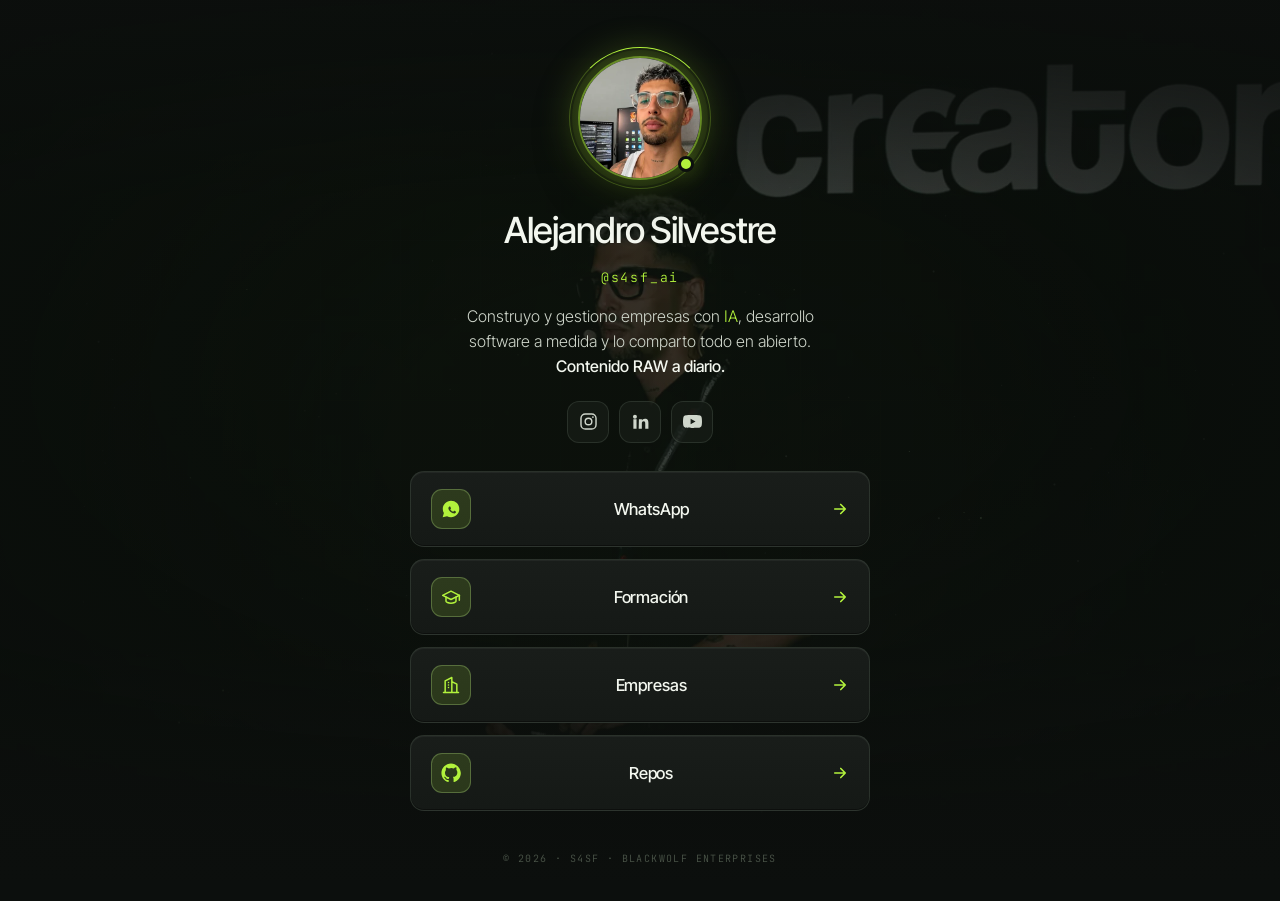
<file: index.html>
<!doctype html>
<html lang="es">
<head>
  <meta charset="UTF-8" />
  <meta name="viewport" content="width=device-width, initial-scale=1.0, viewport-fit=cover" />
  <meta name="theme-color" content="#0C0F0D" />
  <title>s4sf_ai · Alejandro Silvestre</title>
  <meta name="description" content="IA, automatización y ciberseguridad. Formación, comunidad y herramientas — contenido RAW a diario. Entra por una de las cuatro puertas." />
  <meta property="og:type" content="website" />
  <meta property="og:title" content="s4sf_ai · Alejandro Silvestre" />
  <meta property="og:description" content="IA, automatización y ciberseguridad. Formación, comunidad y repos abiertos. Contenido RAW a diario." />
  <meta property="og:image" content="assets/og.png" />
  <meta name="twitter:card" content="summary_large_image" />
  <meta name="twitter:title" content="s4sf_ai · Alejandro Silvestre" />
  <meta name="twitter:description" content="IA, automatización y ciberseguridad. Contenido RAW a diario." />
  <meta name="twitter:image" content="assets/og.png" />
  <link rel="icon" href="data:image/svg+xml,<svg xmlns='http://www.w3.org/2000/svg' viewBox='0 0 32 32'><rect width='32' height='32' rx='8' fill='%23B2F23C'/><text x='16' y='22' font-family='monospace' font-size='15' font-weight='700' text-anchor='middle' fill='%230A0E07'>s4</text></svg>" />
  <link rel="stylesheet" href="assets/theme.css" />
  <link rel="preload" as="image" href="assets/avatar.webp" type="image/webp" />
  <link rel="preload" as="image" href="assets/bg-stage.webp" type="image/webp" fetchpriority="high" />
</head>
<body>
  <script defer src="assets/config.js"></script>
  <script defer src="assets/atmosphere.js"></script>

  <!-- Foto de escenario de fondo en movimiento + velo -->
  <picture><source srcset="assets/bg-stage.webp" type="image/webp"><img class="bio-bg-portrait" src="assets/bg-stage.png" alt="" aria-hidden="true" decoding="async" /></picture>
  <div class="bio-veil" aria-hidden="true"></div>

  <main class="bio-stage">
    <div class="bio-col">
      <!-- Foto de perfil -->
      <div class="bio-avatar-wrap reveal">
        <span class="bio-avatar-ring" aria-hidden="true"></span>
        <picture><source srcset="assets/avatar.webp" type="image/webp"><img class="bio-avatar" src="assets/avatar.png" alt="Alejandro Silvestre — s4sf" width="124" height="124" fetchpriority="high" decoding="async" /></picture>
        <span class="bio-avatar-dot" aria-hidden="true"></span>
      </div>

      <!-- Presentación (no en menú) -->
      <h1 class="bio-name reveal">Alejandro Silvestre</h1>
      <div class="bio-handle reveal">@s4sf_ai</div>
      <p class="bio-tagline reveal">
        Construyo y gestiono empresas con <span class="accent">IA</span>, desarrollo software a medida
        y lo comparto todo en abierto. <strong style="color:var(--apex-plat-hi);font-weight:500">Contenido RAW a diario.</strong>
      </p>

      <!-- Redes -->
      <div class="bio-socials reveal">
        <a class="bio-social" href="https://instagram.com/alexsilvstre_" target="_blank" rel="noopener" aria-label="Instagram">
          <svg viewBox="0 0 24 24" fill="none" stroke="currentColor" stroke-width="1.8"><rect x="2.5" y="2.5" width="19" height="19" rx="5.5"/><circle cx="12" cy="12" r="4.2"/><circle cx="17.6" cy="6.4" r="1.1" fill="currentColor" stroke="none"/></svg>
        </a>
        <a class="bio-social" href="https://www.linkedin.com/in/alejandro-silvestre-s4sf/" target="_blank" rel="noopener" aria-label="LinkedIn">
          <svg viewBox="0 0 24 24" fill="currentColor"><path d="M4.98 3.5A2.5 2.5 0 1 0 5 8.5a2.5 2.5 0 0 0 0-5zM3 9h4v12H3zM10 9h3.8v1.7h.05c.53-1 1.83-2.05 3.76-2.05C21.4 8.65 22 11.1 22 14.3V21h-4v-6c0-1.43-.03-3.27-2-3.27-2 0-2.3 1.56-2.3 3.17V21h-4z"/></svg>
        </a>
        <a class="bio-social" href="https://www.youtube.com/@S4sf" target="_blank" rel="noopener" aria-label="YouTube">
          <svg viewBox="0 0 24 24" fill="currentColor"><path d="M23.5 6.5a3 3 0 0 0-2.1-2.1C19.5 3.9 12 3.9 12 3.9s-7.5 0-9.4.5A3 3 0 0 0 .5 6.5C0 8.4 0 12 0 12s0 3.6.5 5.5a3 3 0 0 0 2.1 2.1c1.9.5 9.4.5 9.4.5s7.5 0 9.4-.5a3 3 0 0 0 2.1-2.1C24 15.6 24 12 24 12s0-3.6-.5-5.5ZM9.6 15.6V8.4l6.2 3.6-6.2 3.6Z"/></svg>
        </a>
      </div>

      <!-- LOS 4 BOTONES (protagonistas) — solo nombre -->
      <nav class="bio-links" aria-label="Accesos">
        <a class="bio-row reveal" data-link="whatsapp">
          <span class="ic"><svg viewBox="0 0 24 24" fill="currentColor"><path d="M12.04 2C6.58 2 2.13 6.45 2.13 11.91c0 1.75.46 3.45 1.32 4.95L2 22l5.25-1.38a9.9 9.9 0 0 0 4.79 1.22h.01c5.46 0 9.91-4.45 9.91-9.91 0-2.65-1.03-5.14-2.9-7.01A9.82 9.82 0 0 0 12.04 2Zm5.83 14.24c-.19.53-1.1 1.01-1.53 1.08-.39.06-.88.08-1.42-.09-.33-.11-.74-.25-1.28-.48-2.26-.97-3.73-3.24-3.84-3.39-.11-.15-.92-1.22-.92-2.33s.59-1.66.79-1.88c.21-.22.45-.28.6-.28h.43c.13.01.32-.05.5.39.19.45.63 1.57.69 1.68.06.11.09.24.02.39-.07.15-.11.24-.22.37-.11.13-.23.29-.33.39-.11.11-.23.23-.1.45.13.22.58.95 1.24 1.54.85.76 1.57 1 1.79 1.11.22.11.35.09.48-.06.13-.15.56-.66.71-.88.14-.23.29-.19.5-.12.21.08 1.32.63 1.54.74.23.12.37.17.43.27.06.1.06.55-.13 1.08Z"/></svg></span>
          <span class="lbl">WhatsApp</span>
          <span class="arr"><svg viewBox="0 0 24 24" fill="none" stroke="currentColor" stroke-width="2.2" stroke-linecap="round" stroke-linejoin="round"><path d="M5 12h14M13 6l6 6-6 6"/></svg></span>
        </a>

        <a class="bio-row reveal" data-link="formacion">
          <span class="ic"><svg viewBox="0 0 24 24" fill="none" stroke="currentColor" stroke-width="1.8" stroke-linecap="round" stroke-linejoin="round"><path d="M22 10 12 5 2 10l10 5 10-5Z"/><path d="M6 12v5c0 1 2.7 2.5 6 2.5s6-1.5 6-2.5v-5"/><path d="M22 10v6"/></svg></span>
          <span class="lbl">Formación</span>
          <span class="arr"><svg viewBox="0 0 24 24" fill="none" stroke="currentColor" stroke-width="2.2" stroke-linecap="round" stroke-linejoin="round"><path d="M5 12h14M13 6l6 6-6 6"/></svg></span>
        </a>

        <a class="bio-row reveal" href="empresas.html">
          <span class="ic"><svg viewBox="0 0 24 24" fill="none" stroke="currentColor" stroke-width="1.8" stroke-linecap="round" stroke-linejoin="round"><path d="M3 21h18M5 21V7l8-4v18M19 21V11l-6-3"/><path d="M9 9v.01M9 12v.01M9 15v.01"/></svg></span>
          <span class="lbl">Empresas</span>
          <span class="arr"><svg viewBox="0 0 24 24" fill="none" stroke="currentColor" stroke-width="2.2" stroke-linecap="round" stroke-linejoin="round"><path d="M5 12h14M13 6l6 6-6 6"/></svg></span>
        </a>

        <a class="bio-row reveal" href="repos.html">
          <span class="ic"><svg viewBox="0 0 24 24" fill="currentColor"><path d="M12 .5C5.7.5.5 5.7.5 12c0 5.1 3.3 9.4 7.9 10.9.6.1.8-.2.8-.5v-2c-3.2.7-3.9-1.4-3.9-1.4-.5-1.3-1.3-1.7-1.3-1.7-1.1-.7.1-.7.1-.7 1.2.1 1.8 1.2 1.8 1.2 1 1.8 2.8 1.3 3.5 1 .1-.8.4-1.3.7-1.6-2.6-.3-5.3-1.3-5.3-5.7 0-1.3.5-2.3 1.2-3.1-.1-.3-.5-1.5.1-3.1 0 0 1-.3 3.3 1.2a11.5 11.5 0 0 1 6 0C17.3 4.7 18.3 5 18.3 5c.6 1.6.2 2.8.1 3.1.8.8 1.2 1.8 1.2 3.1 0 4.4-2.7 5.4-5.3 5.7.4.4.8 1.1.8 2.2v3.3c0 .3.2.6.8.5 4.6-1.5 7.9-5.8 7.9-10.9C23.5 5.7 18.3.5 12 .5Z"/></svg></span>
          <span class="lbl">Repos</span>
          <span class="arr"><svg viewBox="0 0 24 24" fill="none" stroke="currentColor" stroke-width="2.2" stroke-linecap="round" stroke-linejoin="round"><path d="M5 12h14M13 6l6 6-6 6"/></svg></span>
        </a>
      </nav>

      <p class="bio-foot">© <span data-year></span> · s4sf · BlackWolf Enterprises</p>
    </div>
  </main>

  <script defer src="assets/main.js"></script>
</body>
</html>
</file>
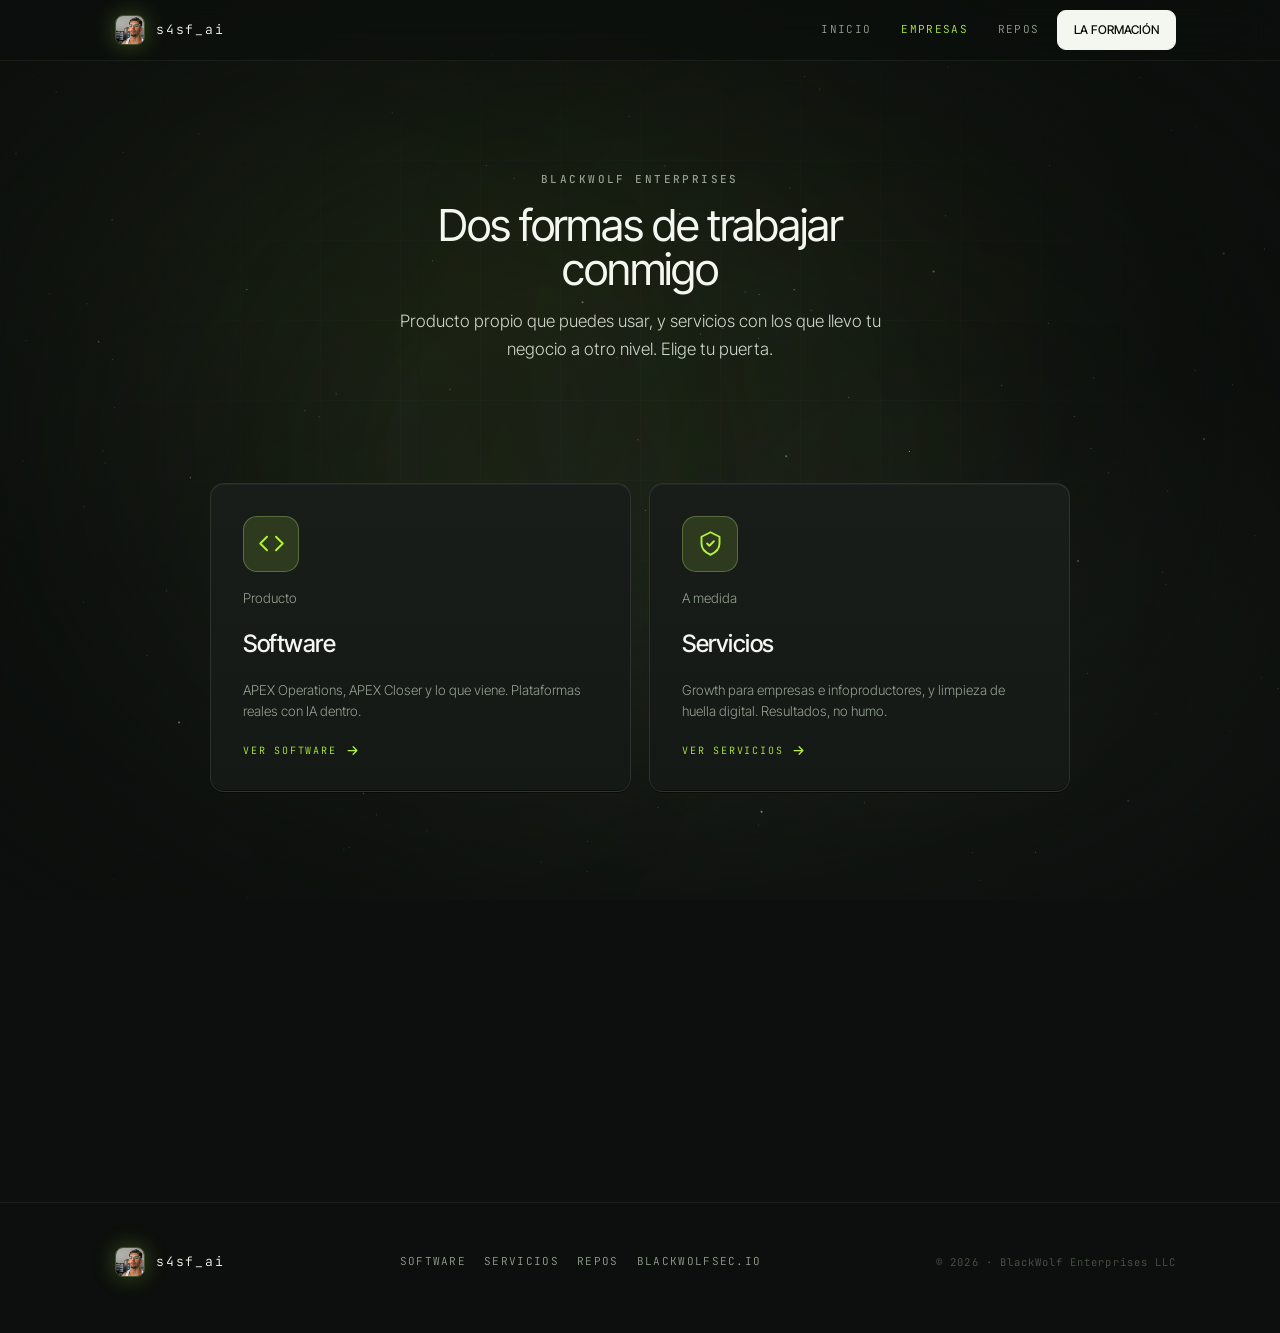
<file: empresas.html>
<!doctype html>
<html lang="es">
<head>
  <meta charset="UTF-8" />
  <meta name="viewport" content="width=device-width, initial-scale=1.0, viewport-fit=cover" />
  <meta name="theme-color" content="#0C0F0D" />
  <title>Empresas · s4sf</title>
  <meta name="description" content="BlackWolf Enterprises: software propio y servicios. Elige una puerta — Software o Servicios." />
  <meta property="og:type" content="website" />
  <meta property="og:title" content="Empresas · s4sf" />
  <meta property="og:description" content="BlackWolf Enterprises: software propio y servicios." />
  <meta property="og:image" content="assets/og.png" />
  <meta name="twitter:card" content="summary_large_image" />
  <meta name="twitter:image" content="assets/og.png" />
  <link rel="icon" href="data:image/svg+xml,<svg xmlns='http://www.w3.org/2000/svg' viewBox='0 0 32 32'><rect width='32' height='32' rx='8' fill='%23B2F23C'/><text x='16' y='22' font-family='monospace' font-size='15' font-weight='700' text-anchor='middle' fill='%230A0E07'>s4</text></svg>" />
  <link rel="stylesheet" href="assets/theme.css" />
  <link rel="preload" as="image" href="assets/avatar.webp" type="image/webp" />
</head>
<body>
  <script defer src="assets/config.js"></script>
  <script defer src="assets/atmosphere.js"></script>

  <nav class="apex-nav">
    <div class="apex-container apex-nav-inner">
      <a class="apex-brand" href="index.html">
        <picture><source srcset="assets/avatar.webp" type="image/webp"><img class="apex-brand-ava" src="assets/avatar.png" alt="s4sf" width="30" height="30" decoding="async" /></picture>
        <span class="apex-brand-name">s4sf_ai</span>
      </a>
      <div class="apex-nav-links">
        <a class="apex-nav-link" href="index.html">Inicio</a>
        <a class="apex-nav-link" href="empresas.html" aria-current="page">Empresas</a>
        <a class="apex-nav-link" href="repos.html">Repos</a>
        <a class="apex-nav-link apex-nav-link--cta apex-btn apex-btn--primary" data-link="formacion" style="padding:9px 16px;font-size:12px">La formación</a>
      </div>
      <button class="apex-nav-toggle" aria-label="Menú" aria-expanded="false">
        <svg class="ico-open" viewBox="0 0 24 24" fill="none" stroke="currentColor" stroke-width="2" stroke-linecap="round"><path d="M4 7h16M4 12h16M4 17h16"/></svg>
        <svg class="ico-close" viewBox="0 0 24 24" fill="none" stroke="currentColor" stroke-width="2" stroke-linecap="round"><path d="M6 6l12 12M18 6 6 18"/></svg>
      </button>
    </div>
  </nav>
  <div class="apex-mobile-menu">
    <a href="index.html">Inicio</a>
    <a href="software.html">Software</a>
    <a href="servicios.html">Servicios</a>
    <a href="repos.html">Repos</a>
    <a class="is-cta" data-link="formacion">La formación →</a>
  </div>

  <main class="apex-shell">
    <header class="apex-section apex-container center" style="padding-bottom:clamp(28px,5vw,48px)">
      <span class="apex-eyebrow reveal" style="display:block">BlackWolf Enterprises</span>
      <h1 class="apex-h1 reveal" style="margin-top:14px;max-width:20ch;margin-inline:auto">Dos formas de trabajar conmigo</h1>
      <p class="apex-lead reveal" style="max-width:52ch;margin:16px auto 0">
        Producto propio que puedes usar, y servicios con los que llevo tu negocio a otro nivel. Elige tu puerta.
      </p>
    </header>

    <!-- LOS 2 BOTONES -->
    <section class="apex-section--tight apex-container" id="servicios">
      <div class="duo-grid">
        <a class="duo-tile reveal" href="software.html">
          <span class="ic">
            <svg viewBox="0 0 24 24" fill="none" stroke="currentColor" stroke-width="1.7" stroke-linecap="round" stroke-linejoin="round"><path d="m8 6-6 6 6 6M16 6l6 6-6 6"/></svg>
          </span>
          <p class="apex-muted" style="margin-top:auto">Producto</p>
          <h3>Software</h3>
          <p>APEX Operations, APEX Closer y lo que viene. Plataformas reales con IA dentro.</p>
          <span class="go">Ver software <svg viewBox="0 0 24 24" fill="none" stroke="currentColor" stroke-width="2" stroke-linecap="round" stroke-linejoin="round"><path d="M5 12h14M13 6l6 6-6 6"/></svg></span>
        </a>

        <a class="duo-tile reveal" href="servicios.html">
          <span class="ic">
            <svg viewBox="0 0 24 24" fill="none" stroke="currentColor" stroke-width="1.7" stroke-linecap="round" stroke-linejoin="round"><path d="M12 2 4 6v6c0 5 3.4 8 8 10 4.6-2 8-5 8-10V6l-8-4Z"/><path d="m9 12 2 2 4-4"/></svg>
          </span>
          <p class="apex-muted" style="margin-top:auto">A medida</p>
          <h3>Servicios</h3>
          <p>Growth para empresas e infoproductores, y limpieza de huella digital. Resultados, no humo.</p>
          <span class="go">Ver servicios <svg viewBox="0 0 24 24" fill="none" stroke="currentColor" stroke-width="2" stroke-linecap="round" stroke-linejoin="round"><path d="M5 12h14M13 6l6 6-6 6"/></svg></span>
        </a>
      </div>
    </section>

    <!-- Prueba social: clientes -->
    <section class="apex-section--tight apex-container">
      <p class="apex-eyebrow center reveal" style="margin-bottom:22px">Con quién he trabajado</p>
      <div class="grid-3">
        <div class="apex-card reveal" style="padding:18px">
          <span class="apex-label">Operaciones</span>
          <p class="apex-muted" style="font-size:12.5px;margin-top:10px">FBA Academy · Detrás de Cámaras · EnFormaConHugo</p>
        </div>
        <div class="apex-card reveal" style="padding:18px">
          <span class="apex-label">Comunidad</span>
          <p class="apex-muted" style="font-size:12.5px;margin-top:10px">Creator Founder — Pedro Buerbaum</p>
        </div>
        <div class="apex-card reveal" style="padding:18px">
          <span class="apex-label">Software</span>
          <p class="apex-muted" style="font-size:12.5px;margin-top:10px">Eilers Logistic · CapitalHub · YZAN PM</p>
        </div>
      </div>
    </section>
  </main>

  <footer class="apex-footer">
    <div class="apex-container footer-inner">
      <a class="apex-brand" href="index.html">
        <picture><source srcset="assets/avatar.webp" type="image/webp"><img class="apex-brand-ava" src="assets/avatar.png" alt="s4sf" width="30" height="30" decoding="async" /></picture>
        <span class="apex-brand-name">s4sf_ai</span>
      </a>
      <nav class="footer-links">
        <a href="software.html">Software</a>
        <a href="servicios.html">Servicios</a>
        <a href="repos.html">Repos</a>
        <a href="https://blackwolfsec.io" target="_blank" rel="noopener">blackwolfsec.io</a>
      </nav>
      <span class="footer-fine">© <span data-year></span> · BlackWolf Enterprises LLC</span>
    </div>
  </footer>

  <script defer src="assets/main.js"></script>
</body>
</html>
</file>
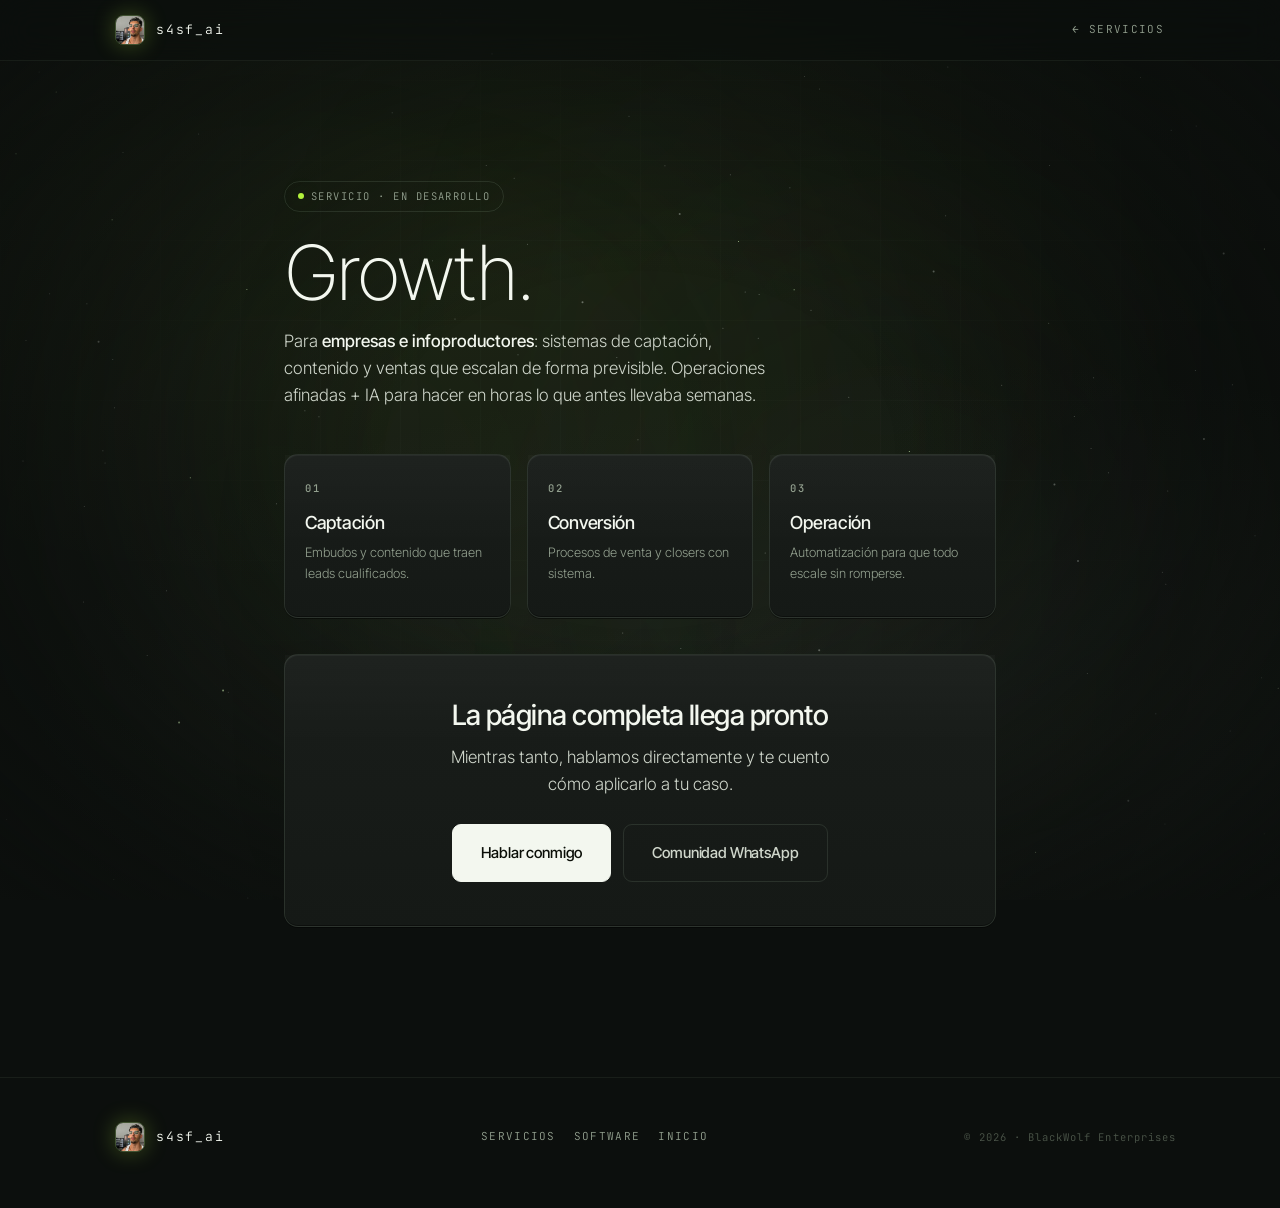
<file: growth.html>
<!doctype html>
<html lang="es">
<head>
  <meta charset="UTF-8" />
  <meta name="viewport" content="width=device-width, initial-scale=1.0, viewport-fit=cover" />
  <meta name="theme-color" content="#0C0F0D" />
  <title>Growth · s4sf</title>
  <meta name="description" content="Growth para empresas e infoproductores — sistemas de captación, contenido y ventas con IA." />
  <link rel="icon" href="data:image/svg+xml,<svg xmlns='http://www.w3.org/2000/svg' viewBox='0 0 32 32'><rect width='32' height='32' rx='8' fill='%23B2F23C'/><text x='16' y='22' font-family='monospace' font-size='15' font-weight='700' text-anchor='middle' fill='%230A0E07'>s4</text></svg>" />
  <link rel="stylesheet" href="assets/theme.css" />
  <link rel="preload" as="image" href="assets/avatar.webp" type="image/webp" />
</head>
<body>
  <script defer src="assets/config.js"></script>
  <script defer src="assets/atmosphere.js"></script>

  <nav class="apex-nav">
    <div class="apex-container apex-nav-inner">
      <a class="apex-brand" href="index.html">
        <picture><source srcset="assets/avatar.webp" type="image/webp"><img class="apex-brand-ava" src="assets/avatar.png" alt="s4sf" width="30" height="30" decoding="async" /></picture>
        <span class="apex-brand-name">s4sf_ai</span>
      </a>
      <div class="apex-nav-links">
        <a class="apex-nav-link" href="servicios.html">← Servicios</a>
      </div>
    </div>
  </nav>

  <main class="apex-shell">
    <section class="apex-section apex-container" style="max-width:760px;padding-top:clamp(60px,10vw,120px)">
      <span class="apex-pill reveal"><span class="dot"></span>Servicio · en desarrollo</span>
      <h1 class="apex-display reveal" style="margin-top:24px;font-size:clamp(40px,8vw,76px)">Growth.</h1>
      <p class="apex-lead reveal" style="max-width:50ch;margin-top:20px">
        Para <strong style="color:var(--apex-plat-hi);font-weight:500">empresas e infoproductores</strong>:
        sistemas de captación, contenido y ventas que escalan de forma previsible.
        Operaciones afinadas + IA para hacer en horas lo que antes llevaba semanas.
      </p>
      <div class="grid-3 mt-l">
        <div class="apex-card reveal" style="padding:20px"><span class="apex-label">01</span><h3 class="apex-h3 mt-s">Captación</h3><p class="apex-muted" style="font-size:13px;margin-top:8px">Embudos y contenido que traen leads cualificados.</p></div>
        <div class="apex-card reveal" style="padding:20px"><span class="apex-label">02</span><h3 class="apex-h3 mt-s">Conversión</h3><p class="apex-muted" style="font-size:13px;margin-top:8px">Procesos de venta y closers con sistema.</p></div>
        <div class="apex-card reveal" style="padding:20px"><span class="apex-label">03</span><h3 class="apex-h3 mt-s">Operación</h3><p class="apex-muted" style="font-size:13px;margin-top:8px">Automatización para que todo escale sin romperse.</p></div>
      </div>
      <div class="apex-card reveal center" style="padding:clamp(28px,5vw,44px);margin-top:36px">
        <h2 class="apex-h2">La página completa llega pronto</h2>
        <p class="apex-lead" style="max-width:42ch;margin:12px auto 0">Mientras tanto, hablamos directamente y te cuento cómo aplicarlo a tu caso.</p>
        <div class="row row--center mt-m" style="justify-content:center">
          <a class="apex-btn apex-btn--primary apex-btn--lg" href="https://www.linkedin.com/in/alejandro-silvestre-s4sf/" target="_blank" rel="noopener">Hablar conmigo</a>
          <a class="apex-btn apex-btn--ghost apex-btn--lg" data-link="whatsapp">Comunidad WhatsApp</a>
        </div>
      </div>
    </section>
  </main>

  <footer class="apex-footer">
    <div class="apex-container footer-inner">
      <a class="apex-brand" href="index.html"><picture><source srcset="assets/avatar.webp" type="image/webp"><img class="apex-brand-ava" src="assets/avatar.png" alt="s4sf" width="30" height="30" decoding="async" /></picture><span class="apex-brand-name">s4sf_ai</span></a>
      <nav class="footer-links"><a href="servicios.html">Servicios</a><a href="software.html">Software</a><a href="index.html">Inicio</a></nav>
      <span class="footer-fine">© <span data-year></span> · BlackWolf Enterprises</span>
    </div>
  </footer>

  <script defer src="assets/main.js"></script>
</body>
</html>
</file>
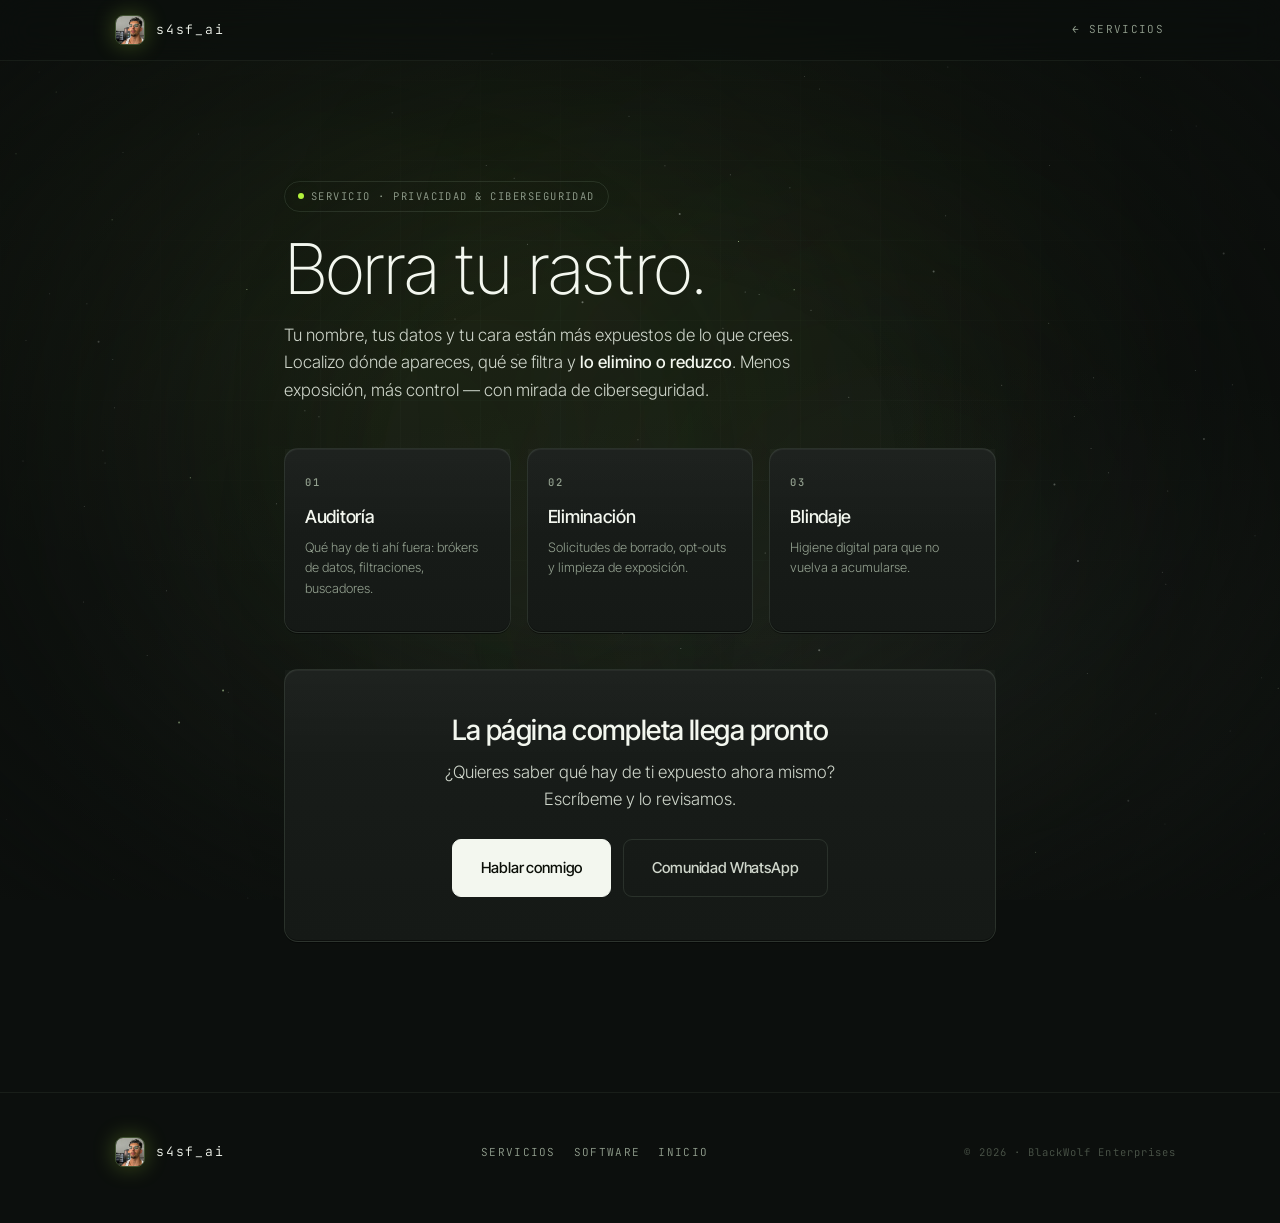
<file: huella.html>
<!doctype html>
<html lang="es">
<head>
  <meta charset="UTF-8" />
  <meta name="viewport" content="width=device-width, initial-scale=1.0, viewport-fit=cover" />
  <meta name="theme-color" content="#0C0F0D" />
  <title>Limpiar huella digital · s4sf</title>
  <meta name="description" content="Encuentro y elimino tu rastro expuesto en internet. Menos exposición, más control — con mirada de ciberseguridad." />
  <link rel="icon" href="data:image/svg+xml,<svg xmlns='http://www.w3.org/2000/svg' viewBox='0 0 32 32'><rect width='32' height='32' rx='8' fill='%23B2F23C'/><text x='16' y='22' font-family='monospace' font-size='15' font-weight='700' text-anchor='middle' fill='%230A0E07'>s4</text></svg>" />
  <link rel="stylesheet" href="assets/theme.css" />
  <link rel="preload" as="image" href="assets/avatar.webp" type="image/webp" />
</head>
<body>
  <script defer src="assets/config.js"></script>
  <script defer src="assets/atmosphere.js"></script>

  <nav class="apex-nav">
    <div class="apex-container apex-nav-inner">
      <a class="apex-brand" href="index.html">
        <picture><source srcset="assets/avatar.webp" type="image/webp"><img class="apex-brand-ava" src="assets/avatar.png" alt="s4sf" width="30" height="30" decoding="async" /></picture>
        <span class="apex-brand-name">s4sf_ai</span>
      </a>
      <div class="apex-nav-links">
        <a class="apex-nav-link" href="servicios.html">← Servicios</a>
      </div>
    </div>
  </nav>

  <main class="apex-shell">
    <section class="apex-section apex-container" style="max-width:760px;padding-top:clamp(60px,10vw,120px)">
      <span class="apex-pill reveal"><span class="dot"></span>Servicio · privacidad & ciberseguridad</span>
      <h1 class="apex-display reveal" style="margin-top:24px;font-size:clamp(38px,7.5vw,70px)">Borra tu rastro.</h1>
      <p class="apex-lead reveal" style="max-width:52ch;margin-top:20px">
        Tu nombre, tus datos y tu cara están más expuestos de lo que crees. Localizo dónde apareces,
        qué se filtra y <strong style="color:var(--apex-plat-hi);font-weight:500">lo elimino o reduzco</strong>.
        Menos exposición, más control — con mirada de ciberseguridad.
      </p>
      <div class="grid-3 mt-l">
        <div class="apex-card reveal" style="padding:20px"><span class="apex-label">01</span><h3 class="apex-h3 mt-s">Auditoría</h3><p class="apex-muted" style="font-size:13px;margin-top:8px">Qué hay de ti ahí fuera: brókers de datos, filtraciones, buscadores.</p></div>
        <div class="apex-card reveal" style="padding:20px"><span class="apex-label">02</span><h3 class="apex-h3 mt-s">Eliminación</h3><p class="apex-muted" style="font-size:13px;margin-top:8px">Solicitudes de borrado, opt-outs y limpieza de exposición.</p></div>
        <div class="apex-card reveal" style="padding:20px"><span class="apex-label">03</span><h3 class="apex-h3 mt-s">Blindaje</h3><p class="apex-muted" style="font-size:13px;margin-top:8px">Higiene digital para que no vuelva a acumularse.</p></div>
      </div>
      <div class="apex-card reveal center" style="padding:clamp(28px,5vw,44px);margin-top:36px">
        <h2 class="apex-h2">La página completa llega pronto</h2>
        <p class="apex-lead" style="max-width:42ch;margin:12px auto 0">¿Quieres saber qué hay de ti expuesto ahora mismo? Escríbeme y lo revisamos.</p>
        <div class="row row--center mt-m" style="justify-content:center">
          <a class="apex-btn apex-btn--primary apex-btn--lg" href="https://www.linkedin.com/in/alejandro-silvestre-s4sf/" target="_blank" rel="noopener">Hablar conmigo</a>
          <a class="apex-btn apex-btn--ghost apex-btn--lg" data-link="whatsapp">Comunidad WhatsApp</a>
        </div>
      </div>
    </section>
  </main>

  <footer class="apex-footer">
    <div class="apex-container footer-inner">
      <a class="apex-brand" href="index.html"><picture><source srcset="assets/avatar.webp" type="image/webp"><img class="apex-brand-ava" src="assets/avatar.png" alt="s4sf" width="30" height="30" decoding="async" /></picture><span class="apex-brand-name">s4sf_ai</span></a>
      <nav class="footer-links"><a href="servicios.html">Servicios</a><a href="software.html">Software</a><a href="index.html">Inicio</a></nav>
      <span class="footer-fine">© <span data-year></span> · BlackWolf Enterprises</span>
    </div>
  </footer>

  <script defer src="assets/main.js"></script>
</body>
</html>
</file>
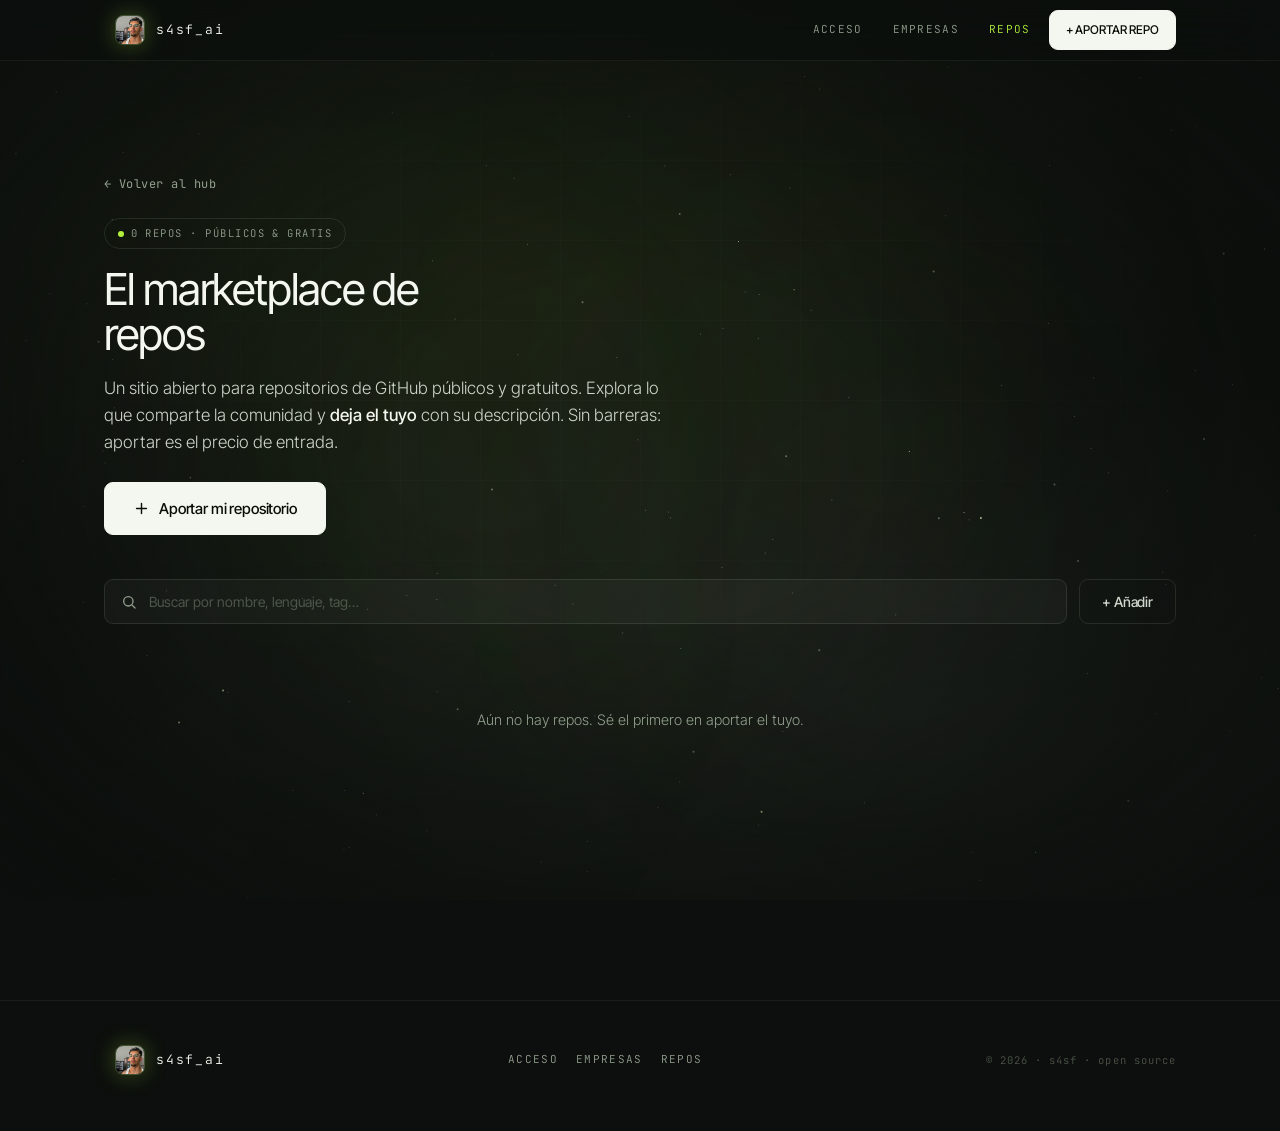
<file: repos.html>
<!doctype html>
<html lang="es">
<head>
  <meta charset="UTF-8" />
  <meta name="viewport" content="width=device-width, initial-scale=1.0, viewport-fit=cover" />
  <meta name="theme-color" content="#0C0F0D" />
  <title>Marketplace de repos · s4sf</title>
  <meta name="description" content="Marketplace abierto de repositorios de GitHub públicos y gratuitos. Explora y aporta el tuyo." />
  <meta property="og:type" content="website" />
  <meta property="og:title" content="Marketplace de repos · s4sf" />
  <meta property="og:description" content="Repositorios de GitHub públicos y gratis. Explora y deja el tuyo." />
  <meta property="og:image" content="assets/og.png" />
  <meta name="twitter:card" content="summary_large_image" />
  <meta name="twitter:image" content="assets/og.png" />
  <link rel="icon" href="data:image/svg+xml,<svg xmlns='http://www.w3.org/2000/svg' viewBox='0 0 32 32'><rect width='32' height='32' rx='8' fill='%23B2F23C'/><text x='16' y='22' font-family='monospace' font-size='15' font-weight='700' text-anchor='middle' fill='%230A0E07'>s4</text></svg>" />
  <link rel="stylesheet" href="assets/theme.css" />
  <link rel="preload" as="image" href="assets/avatar.webp" type="image/webp" />
</head>
<body>
  <script defer src="assets/config.js"></script>
  <script defer src="assets/atmosphere.js"></script>

  <nav class="apex-nav">
    <div class="apex-container apex-nav-inner">
      <a class="apex-brand" href="index.html">
        <picture><source srcset="assets/avatar.webp" type="image/webp"><img class="apex-brand-ava" src="assets/avatar.png" alt="s4sf" width="30" height="30" decoding="async" /></picture>
        <span class="apex-brand-name">s4sf_ai</span>
      </a>
      <div class="apex-nav-links">
        <a class="apex-nav-link" href="index.html#hub">Acceso</a>
        <a class="apex-nav-link" href="empresas.html">Empresas</a>
        <a class="apex-nav-link" href="repos.html" aria-current="page">Repos</a>
        <a class="apex-nav-link apex-nav-link--cta apex-btn apex-btn--primary" data-open-repo style="padding:9px 16px;font-size:12px">+ Aportar repo</a>
      </div>
      <button class="apex-nav-toggle" aria-label="Menú" aria-expanded="false">
        <svg class="ico-open" viewBox="0 0 24 24" fill="none" stroke="currentColor" stroke-width="2" stroke-linecap="round"><path d="M4 7h16M4 12h16M4 17h16"/></svg>
        <svg class="ico-close" viewBox="0 0 24 24" fill="none" stroke="currentColor" stroke-width="2" stroke-linecap="round"><path d="M6 6l12 12M18 6 6 18"/></svg>
      </button>
    </div>
  </nav>
  <div class="apex-mobile-menu">
    <a href="index.html#hub">Acceso</a>
    <a href="empresas.html">Empresas</a>
    <a href="repos.html">Repos</a>
    <a class="is-cta" data-open-repo>+ Aportar repo</a>
  </div>

  <main class="apex-shell">
    <!-- ── Hero ──────────────────────────────────────────────────────────── -->
    <header class="apex-section apex-container" style="padding-bottom:clamp(28px,4vw,44px)">
      <a class="apex-mono apex-muted reveal" href="index.html" style="font-size:12px">← Volver al hub</a>
      <div class="reveal" style="margin-top:24px">
        <span class="apex-pill"><span class="dot"></span><span id="repoCount">0</span> repos · públicos & gratis</span>
      </div>
      <h1 class="apex-h1 reveal" style="margin-top:18px;max-width:16ch">El marketplace de repos</h1>
      <p class="apex-lead reveal" style="max-width:56ch;margin-top:18px">
        Un sitio abierto para repositorios de GitHub públicos y gratuitos. Explora lo que comparte
        la comunidad y <strong style="color:var(--apex-plat-hi);font-weight:500">deja el tuyo</strong>
        con su descripción. Sin barreras: aportar es el precio de entrada.
      </p>
      <div class="row mt-m reveal">
        <button class="apex-btn apex-btn--primary apex-btn--lg" data-open-repo>
          <svg viewBox="0 0 24 24" fill="none" stroke="currentColor" stroke-width="2" stroke-linecap="round" stroke-linejoin="round"><path d="M12 5v14M5 12h14"/></svg>
          Aportar mi repositorio
        </button>
      </div>
    </header>

    <!-- ── Toolbar + grid ───────────────────────────────────────────────── -->
    <section class="apex-section--tight apex-container" style="padding-top:0">
      <div class="repo-toolbar reveal">
        <label class="repo-search">
          <svg viewBox="0 0 24 24" fill="none" stroke="currentColor" stroke-width="2" stroke-linecap="round" stroke-linejoin="round"><circle cx="11" cy="11" r="7"/><path d="m21 21-4.3-4.3"/></svg>
          <input id="repoSearch" type="search" placeholder="Buscar por nombre, lenguaje, tag…" autocomplete="off" />
        </label>
        <button class="apex-btn apex-btn--ghost" data-open-repo>+ Añadir</button>
      </div>

      <div class="repo-grid" id="repoGrid"><!-- repos.js --></div>

      <p class="apex-muted reveal" style="font-size:12px;margin-top:26px;max-width:62ch">
        <span class="apex-mono accent">Nota:</span> las altas se guardan en tu navegador. Para que se compartan
        entre todos los visitantes hay que conectar un backend (Supabase encaja con el stack) — la interfaz ya está lista.
      </p>
    </section>
  </main>

  <!-- ── Modal de alta ─────────────────────────────────────────────────── -->
  <div class="modal-backdrop" id="repoModal">
    <div class="modal" role="dialog" aria-modal="true" aria-labelledby="repoModalTitle">
      <div class="modal-head">
        <div>
          <span class="apex-eyebrow apex-eyebrow--accent">Aportar al marketplace</span>
          <h2 class="apex-h2" id="repoModalTitle" style="margin-top:8px">Publica tu repositorio</h2>
        </div>
        <button class="modal-close" data-close-repo aria-label="Cerrar">&times;</button>
      </div>

      <form id="repoForm" novalidate>
        <div class="field">
          <label for="f_url">URL del repositorio de GitHub *</label>
          <input id="f_url" type="url" placeholder="https://github.com/usuario/mi-repo" required />
          <span class="hint">El nombre y el usuario se detectan solos desde la URL.</span>
        </div>
        <div class="field">
          <label for="f_desc">Descripción *</label>
          <textarea id="f_desc" placeholder="¿Qué hace, para qué sirve y por qué merece la pena?" required></textarea>
        </div>
        <div class="form-row">
          <div class="field">
            <label for="f_lang">Lenguaje principal</label>
            <input id="f_lang" list="langList" placeholder="TypeScript, Python…" />
            <datalist id="langList"></datalist>
          </div>
          <div class="field">
            <label for="f_tags">Tags (máx. 4, separados por comas)</label>
            <input id="f_tags" placeholder="ia, automatizacion, cli" />
          </div>
        </div>
        <div id="repoErr" class="apex-mono" style="color:var(--apex-status-neg);font-size:12.5px;min-height:18px"></div>
        <div class="row" style="justify-content:flex-end;margin-top:8px">
          <button type="button" class="apex-btn apex-btn--ghost" data-close-repo>Cancelar</button>
          <button type="submit" class="apex-btn apex-btn--primary">Publicar repo</button>
        </div>
      </form>
    </div>
  </div>

  <footer class="apex-footer">
    <div class="apex-container footer-inner">
      <a class="apex-brand" href="index.html">
        <picture><source srcset="assets/avatar.webp" type="image/webp"><img class="apex-brand-ava" src="assets/avatar.png" alt="s4sf" width="30" height="30" decoding="async" /></picture>
        <span class="apex-brand-name">s4sf_ai</span>
      </a>
      <nav class="footer-links">
        <a href="index.html#hub">Acceso</a>
        <a href="empresas.html">Empresas</a>
        <a href="repos.html">Repos</a>
      </nav>
      <span class="footer-fine">© <span data-year></span> · s4sf · open source</span>
    </div>
  </footer>

  <script defer src="assets/main.js"></script>
  <script defer src="assets/repos.js"></script>
</body>
</html>
</file>
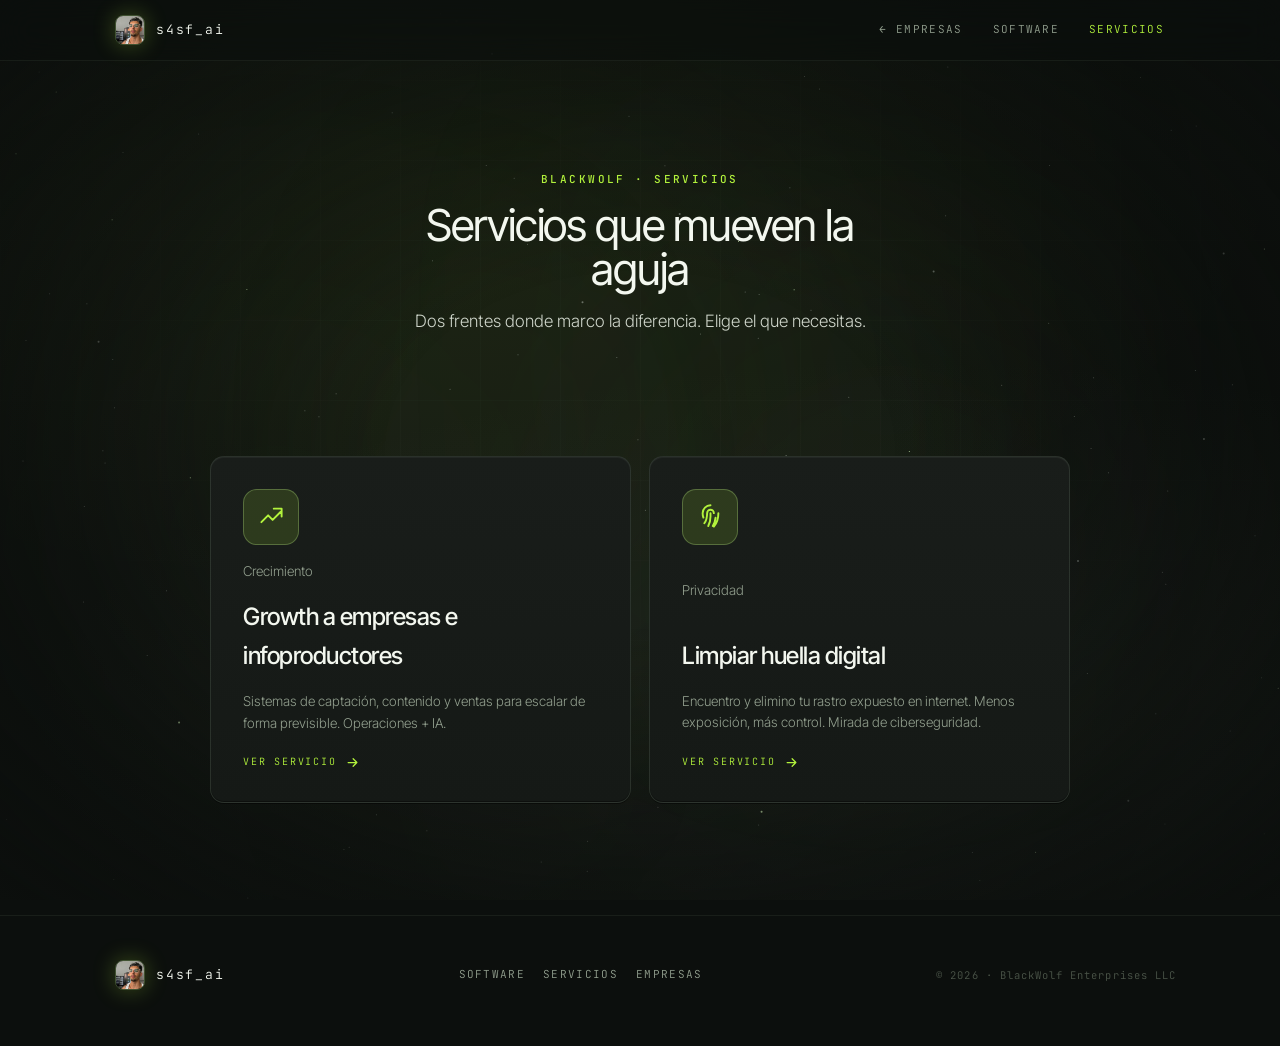
<file: servicios.html>
<!doctype html>
<html lang="es">
<head>
  <meta charset="UTF-8" />
  <meta name="viewport" content="width=device-width, initial-scale=1.0, viewport-fit=cover" />
  <meta name="theme-color" content="#0C0F0D" />
  <title>Servicios · s4sf</title>
  <meta name="description" content="Servicios de BlackWolf: growth para empresas e infoproductores, y limpieza de huella digital." />
  <meta property="og:title" content="Servicios · s4sf" />
  <meta property="og:description" content="Growth para empresas e infoproductores · Limpieza de huella digital." />
  <meta property="og:image" content="assets/og.png" />
  <meta name="twitter:card" content="summary_large_image" />
  <meta name="twitter:image" content="assets/og.png" />
  <link rel="icon" href="data:image/svg+xml,<svg xmlns='http://www.w3.org/2000/svg' viewBox='0 0 32 32'><rect width='32' height='32' rx='8' fill='%23B2F23C'/><text x='16' y='22' font-family='monospace' font-size='15' font-weight='700' text-anchor='middle' fill='%230A0E07'>s4</text></svg>" />
  <link rel="stylesheet" href="assets/theme.css" />
  <link rel="preload" as="image" href="assets/avatar.webp" type="image/webp" />
</head>
<body>
  <script defer src="assets/config.js"></script>
  <script defer src="assets/atmosphere.js"></script>

  <nav class="apex-nav">
    <div class="apex-container apex-nav-inner">
      <a class="apex-brand" href="index.html">
        <picture><source srcset="assets/avatar.webp" type="image/webp"><img class="apex-brand-ava" src="assets/avatar.png" alt="s4sf" width="30" height="30" decoding="async" /></picture>
        <span class="apex-brand-name">s4sf_ai</span>
      </a>
      <div class="apex-nav-links">
        <a class="apex-nav-link" href="empresas.html">← Empresas</a>
        <a class="apex-nav-link" href="software.html">Software</a>
        <a class="apex-nav-link" href="servicios.html" aria-current="page">Servicios</a>
      </div>
      <button class="apex-nav-toggle" aria-label="Menú" aria-expanded="false">
        <svg class="ico-open" viewBox="0 0 24 24" fill="none" stroke="currentColor" stroke-width="2" stroke-linecap="round"><path d="M4 7h16M4 12h16M4 17h16"/></svg>
        <svg class="ico-close" viewBox="0 0 24 24" fill="none" stroke="currentColor" stroke-width="2" stroke-linecap="round"><path d="M6 6l12 12M18 6 6 18"/></svg>
      </button>
    </div>
  </nav>
  <div class="apex-mobile-menu">
    <a href="empresas.html">← Empresas</a>
    <a href="software.html">Software</a>
    <a href="servicios.html">Servicios</a>
    <a href="index.html">Inicio</a>
  </div>

  <main class="apex-shell">
    <header class="apex-section apex-container center" style="padding-bottom:clamp(28px,5vw,48px)">
      <span class="apex-eyebrow apex-eyebrow--accent reveal" style="display:block">BlackWolf · Servicios</span>
      <h1 class="apex-h1 reveal" style="margin-top:14px;max-width:18ch;margin-inline:auto">Servicios que mueven la aguja</h1>
      <p class="apex-lead reveal" style="max-width:50ch;margin:16px auto 0">Dos frentes donde marco la diferencia. Elige el que necesitas.</p>
    </header>

    <section class="apex-section--tight apex-container">
      <div class="duo-grid">
        <a class="duo-tile reveal" href="growth.html">
          <span class="ic">
            <svg viewBox="0 0 24 24" fill="none" stroke="currentColor" stroke-width="1.7" stroke-linecap="round" stroke-linejoin="round"><path d="M3 17l6-6 4 4 7-7M14 5h7v7"/></svg>
          </span>
          <p class="apex-muted" style="margin-top:auto">Crecimiento</p>
          <h3>Growth a empresas e infoproductores</h3>
          <p>Sistemas de captación, contenido y ventas para escalar de forma previsible. Operaciones + IA.</p>
          <span class="go">Ver servicio <svg viewBox="0 0 24 24" fill="none" stroke="currentColor" stroke-width="2" stroke-linecap="round" stroke-linejoin="round"><path d="M5 12h14M13 6l6 6-6 6"/></svg></span>
        </a>

        <a class="duo-tile reveal" href="huella.html">
          <span class="ic">
            <svg viewBox="0 0 24 24" fill="none" stroke="currentColor" stroke-width="1.7" stroke-linecap="round" stroke-linejoin="round"><path d="M12 2a7 7 0 0 0-7 7c0 1.5.3 2.8.7 4M12 6a3 3 0 0 0-3 3c0 4-1 7-2.5 9M15 9a3 3 0 0 0-3-3M12 9v3c0 3-.7 6-2 8.5M16.5 13c-.3 3-1.2 5.5-2.5 7.5M19 9c0 5-1.5 9-4 12"/></svg>
          </span>
          <p class="apex-muted" style="margin-top:auto">Privacidad</p>
          <h3>Limpiar huella digital</h3>
          <p>Encuentro y elimino tu rastro expuesto en internet. Menos exposición, más control. Mirada de ciberseguridad.</p>
          <span class="go">Ver servicio <svg viewBox="0 0 24 24" fill="none" stroke="currentColor" stroke-width="2" stroke-linecap="round" stroke-linejoin="round"><path d="M5 12h14M13 6l6 6-6 6"/></svg></span>
        </a>
      </div>
    </section>
  </main>

  <footer class="apex-footer">
    <div class="apex-container footer-inner">
      <a class="apex-brand" href="index.html">
        <picture><source srcset="assets/avatar.webp" type="image/webp"><img class="apex-brand-ava" src="assets/avatar.png" alt="s4sf" width="30" height="30" decoding="async" /></picture>
        <span class="apex-brand-name">s4sf_ai</span>
      </a>
      <nav class="footer-links">
        <a href="software.html">Software</a>
        <a href="servicios.html">Servicios</a>
        <a href="empresas.html">Empresas</a>
      </nav>
      <span class="footer-fine">© <span data-year></span> · BlackWolf Enterprises LLC</span>
    </div>
  </footer>

  <script defer src="assets/main.js"></script>
</body>
</html>
</file>
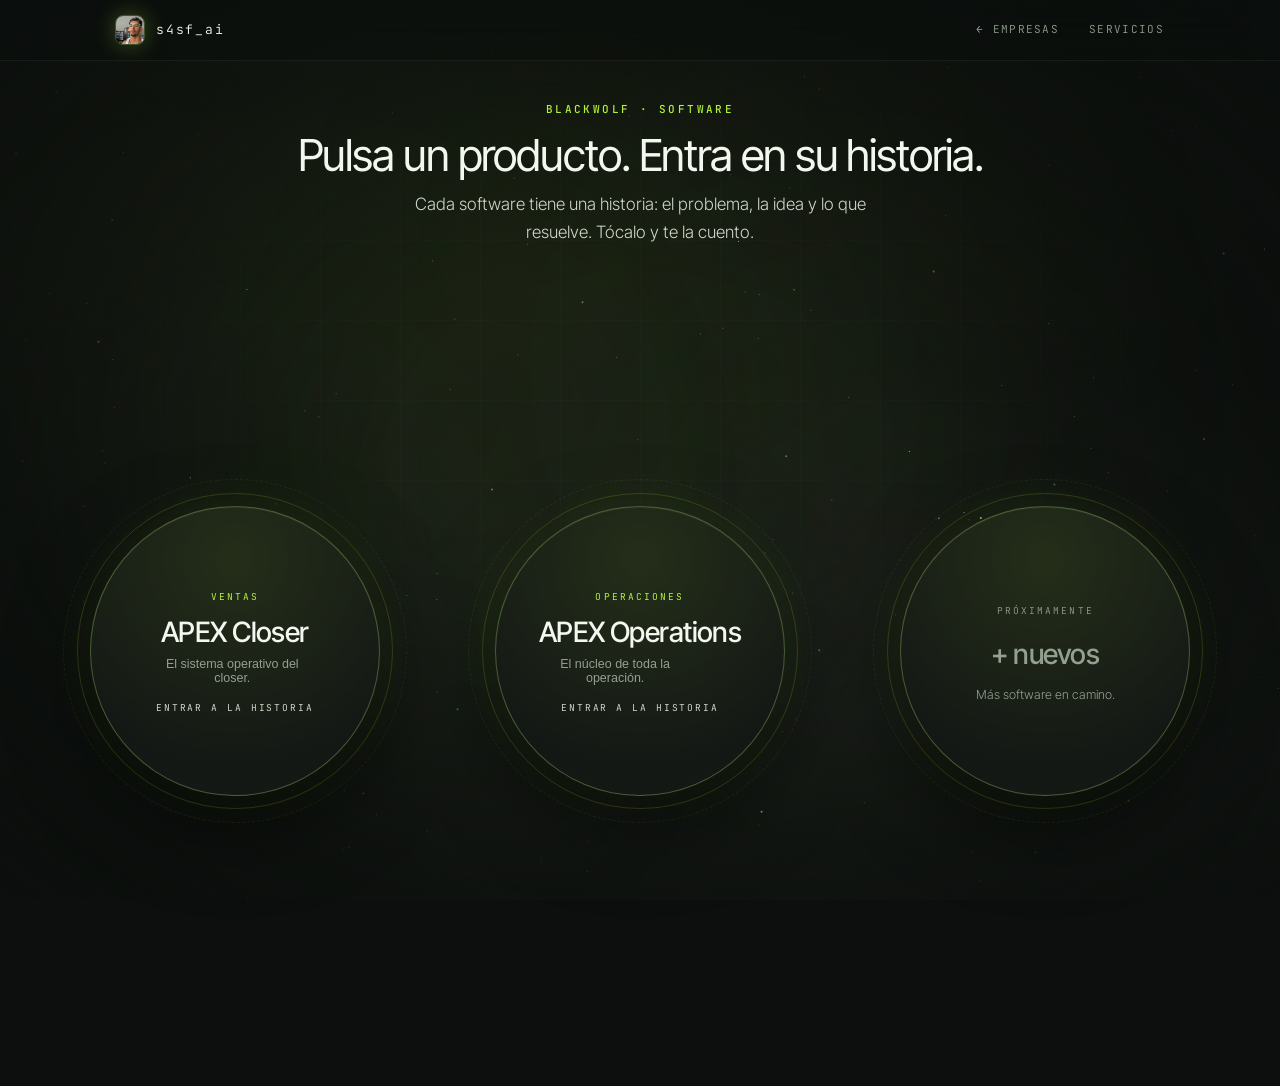
<file: software.html>
<!doctype html>
<html lang="es">
<head>
  <meta charset="UTF-8" />
  <meta name="viewport" content="width=device-width, initial-scale=1.0, viewport-fit=cover" />
  <meta name="theme-color" content="#0C0F0D" />
  <title>Software · s4sf</title>
  <meta name="description" content="El software de BlackWolf: APEX Operations y APEX Closer. Entra y descubre la historia de cada producto." />
  <meta property="og:title" content="Software · s4sf" />
  <meta property="og:description" content="APEX Operations y APEX Closer. La historia detrás de cada producto." />
  <meta property="og:image" content="assets/og.png" />
  <meta name="twitter:card" content="summary_large_image" />
  <meta name="twitter:image" content="assets/og.png" />
  <link rel="icon" href="data:image/svg+xml,<svg xmlns='http://www.w3.org/2000/svg' viewBox='0 0 32 32'><rect width='32' height='32' rx='8' fill='%23B2F23C'/><text x='16' y='22' font-family='monospace' font-size='15' font-weight='700' text-anchor='middle' fill='%230A0E07'>s4</text></svg>" />
  <link rel="stylesheet" href="assets/theme.css" />
  <link rel="preload" as="image" href="assets/avatar.webp" type="image/webp" />
</head>
<body>
  <script defer src="assets/config.js"></script>
  <script defer src="assets/atmosphere.js"></script>

  <nav class="apex-nav">
    <div class="apex-container apex-nav-inner">
      <a class="apex-brand" href="index.html">
        <picture><source srcset="assets/avatar.webp" type="image/webp"><img class="apex-brand-ava" src="assets/avatar.png" alt="s4sf" width="30" height="30" decoding="async" /></picture>
        <span class="apex-brand-name">s4sf_ai</span>
      </a>
      <div class="apex-nav-links">
        <a class="apex-nav-link" href="empresas.html">← Empresas</a>
        <a class="apex-nav-link" href="servicios.html">Servicios</a>
      </div>
      <button class="apex-nav-toggle" aria-label="Menú" aria-expanded="false">
        <svg class="ico-open" viewBox="0 0 24 24" fill="none" stroke="currentColor" stroke-width="2" stroke-linecap="round"><path d="M4 7h16M4 12h16M4 17h16"/></svg>
        <svg class="ico-close" viewBox="0 0 24 24" fill="none" stroke="currentColor" stroke-width="2" stroke-linecap="round"><path d="M6 6l12 12M18 6 6 18"/></svg>
      </button>
    </div>
  </nav>
  <div class="apex-mobile-menu">
    <a href="empresas.html">← Empresas</a>
    <a href="software.html">Software</a>
    <a href="servicios.html">Servicios</a>
    <a href="index.html">Inicio</a>
  </div>

  <main class="apex-shell">
    <div class="apex-container center" style="padding-top:40px">
      <span class="apex-eyebrow apex-eyebrow--accent reveal" style="display:block">BlackWolf · Software</span>
      <h1 class="apex-h1 reveal" style="margin-top:14px">Pulsa un producto. Entra en su historia.</h1>
      <p class="apex-lead reveal" style="max-width:46ch;margin:14px auto 0">Cada software tiene una historia: el problema, la idea y lo que resuelve. Tócalo y te la cuento.</p>
    </div>

    <!-- ORBES FLOTANTES -->
    <section class="sw-space">
      <button class="sw-orb reveal" data-story="apex-closer" aria-label="Abrir la historia de APEX Closer">
        <span class="sw-orb-inner">
          <span class="badge">Ventas</span>
          <h3>APEX Closer</h3>
          <p>El sistema operativo del closer.</p>
          <span class="enter">Entrar a la historia</span>
        </span>
      </button>

      <button class="sw-orb reveal" data-story="apex-operations" aria-label="Abrir la historia de APEX Operations">
        <span class="sw-orb-inner">
          <span class="badge">Operaciones</span>
          <h3>APEX Operations</h3>
          <p>El núcleo de toda la operación.</p>
          <span class="enter">Entrar a la historia</span>
        </span>
      </button>

      <div class="sw-orb sw-orb--soon reveal" aria-hidden="true">
        <span class="sw-orb-inner">
          <span class="badge" style="color:var(--apex-plat-low)">Próximamente</span>
          <h3 style="color:var(--apex-plat-low)">+ nuevos</h3>
          <p>Más software en camino.</p>
        </span>
      </div>
    </section>
  </main>

  <!-- OVERLAY HISTORIA -->
  <div class="sw-story" id="swStory" role="dialog" aria-modal="true">
    <div class="sw-story-bg" aria-hidden="true"></div>
    <button class="sw-story-close" id="swClose" aria-label="Cerrar">
      <svg viewBox="0 0 24 24" fill="none" stroke="currentColor" stroke-width="2" stroke-linecap="round"><path d="M6 6l12 12M18 6 6 18"/></svg>
    </button>
    <div class="sw-story-inner">
      <div class="apex-eyebrow apex-eyebrow--accent" style="margin-bottom:6px"><span id="swBadge"></span></div>
      <div class="apex-h2" id="swTitle" style="margin-bottom:24px"></div>
      <div class="sw-progress" id="swProgress"></div>
      <div id="swChapter"></div>
      <span class="sw-hint">Navega · <span class="k">←</span> <span class="k">→</span> · <span class="k">Esc</span> para salir</span>
    </div>
    <div class="sw-nav-dot">
      <button class="sw-arrow" id="swPrev" aria-label="Anterior">
        <svg viewBox="0 0 24 24" fill="none" stroke="currentColor" stroke-width="2" stroke-linecap="round" stroke-linejoin="round"><path d="M19 12H5M11 18l-6-6 6-6"/></svg>
      </button>
      <button class="sw-arrow" id="swNext" aria-label="Siguiente">
        <svg viewBox="0 0 24 24" fill="none" stroke="currentColor" stroke-width="2" stroke-linecap="round" stroke-linejoin="round"><path d="M5 12h14M13 6l6 6-6 6"/></svg>
      </button>
    </div>
  </div>

  <script defer src="assets/main.js"></script>
  <script defer src="assets/software.js"></script>
</body>
</html>
</file>
<file: assets/theme.css>
/* ───────────────────────────────────────────────────────────────────────────
 * s4sf — Sistema de diseño "Apex Neón"
 * Portado fielmente del software Apex / Apex Closer (no inventado).
 * Verde lima sobre negro-verdoso · Inter Tight + JetBrains Mono · cinematic.
 * ─────────────────────────────────────────────────────────────────────────── */

@import url('https://fonts.googleapis.com/css2?family=Inter+Tight:wght@200;300;400;500;600;700;800&family=JetBrains+Mono:wght@300;400;500&display=swap');

:root {
  --apex-font:      'Inter Tight', 'Inter', -apple-system, BlinkMacSystemFont, system-ui, sans-serif;
  --apex-font-mono: 'JetBrains Mono', 'SF Mono', Menlo, monospace;
  --apex-ease-editorial: cubic-bezier(0.2, 0.8, 0.2, 1);
  --apex-ease-ambient:   cubic-bezier(0.16, 1, 0.3, 1);

  /* Tokens NEÓN (la firma de Apex Closer) */
  --apex-bg-deep:    #0C0F0D;
  --apex-bg:         #0E120F;
  --apex-bg-soft:    #121613;
  --apex-surface:    #181C19;
  --apex-surface-hi: #1E231F;

  --apex-plat-hi:   #F3F7EF;
  --apex-plat-mid:  #CFD6CB;
  --apex-plat-low:  #93A08F;
  --apex-plat-shad: #4C564A;
  --apex-plat-deep: #1B211A;

  --apex-border:        rgba(150, 172, 148, 0.16);
  --apex-border-strong: rgba(168, 214, 120, 0.34);
  --apex-border-soft:   rgba(150, 172, 148, 0.09);

  --apex-card-bg:    linear-gradient(180deg, #191D1A 0%, #151916 100%);
  --apex-card-sheen: linear-gradient(180deg, rgba(255, 255, 255, 0.022), transparent);
  --apex-inset-top: rgba(255, 255, 255, 0.045);
  --apex-inset-bot: rgba(0, 0, 0, 0.4);
  --apex-anchor:    rgba(0, 0, 0, 0.45);

  --apex-panel-bg:   #141815;
  --apex-trigger-bg:   rgba(28, 33, 29, 0.55);
  --apex-trigger-bg-h: rgba(38, 44, 39, 0.85);

  --apex-status-pos: #B2F23C;
  --apex-status-neg: #E58371;

  --apex-accent:      #B2F23C;
  --apex-accent-h:    #C6FA5C;
  --apex-accent-ink:  #0A0E07;
  --apex-accent-line: #B2F23C;
  --apex-accent-soft: rgba(178, 242, 60, 0.14);
  --apex-glow:        0 0 22px rgba(178, 242, 60, 0.28);

  --apex-radius:      14px;
  --apex-radius-sm:   9px;
  --apex-radius-pill: 999px;

  --apex-mark-1: #C6FA5C;
  --apex-mark-2: #B2F23C;
  --apex-mark-3: #6FA32B;

  --apex-maxw: 1120px;
}

* { box-sizing: border-box; }
html, body { background: var(--apex-bg-deep); }
html { scroll-behavior: smooth; }

body {
  margin: 0;
  position: relative;
  min-height: 100vh;
  background: var(--apex-bg-deep);
  color: var(--apex-plat-mid);
  font-family: var(--apex-font);
  font-weight: 300;
  font-size: 14.5px;
  line-height: 1.6;
  letter-spacing: 0;
  -webkit-font-smoothing: antialiased;
  -moz-osx-font-smoothing: grayscale;
  overflow-x: hidden;
}

::selection { background: var(--apex-accent); color: var(--apex-accent-ink); }

a { color: inherit; text-decoration: none; }

/* ── Tipografía ──────────────────────────────────────────────────────────── */
.apex-eyebrow {
  font-family: var(--apex-font-mono);
  font-weight: 500; font-size: 11px;
  letter-spacing: 0.22em; text-transform: uppercase;
  color: var(--apex-plat-low);
}
.apex-eyebrow--accent { color: var(--apex-accent); }
.apex-label {
  font-family: var(--apex-font-mono);
  font-weight: 500; font-size: 10.5px;
  letter-spacing: 0.18em; text-transform: uppercase;
  color: var(--apex-plat-low);
}
.apex-mono { font-family: var(--apex-font-mono); font-weight: 400; letter-spacing: 0.04em; }
.apex-display {
  font-family: var(--apex-font); font-weight: 200;
  font-size: clamp(46px, 9vw, 92px); line-height: 0.95; letter-spacing: -0.04em;
  color: var(--apex-plat-hi); margin: 0;
}
.apex-h1 { font-family: var(--apex-font); font-weight: 400; font-size: clamp(30px,5vw,44px); line-height: 1.02; letter-spacing: -0.025em; color: var(--apex-plat-hi); margin: 0; }
.apex-h2 { font-family: var(--apex-font); font-weight: 500; font-size: clamp(22px,3.4vw,28px); line-height: 1.18; letter-spacing: -0.02em; color: var(--apex-plat-hi); margin: 0; }
.apex-h3 { font-family: var(--apex-font); font-weight: 500; font-size: 18px; line-height: 1.25; letter-spacing: -0.015em; color: var(--apex-plat-hi); margin: 0; }
.apex-lead { font-size: clamp(15px, 2vw, 17px); line-height: 1.6; color: var(--apex-plat-mid); }
.apex-muted { color: var(--apex-plat-low); }
.accent { color: var(--apex-accent); }

/* ── Layout ──────────────────────────────────────────────────────────────── */
.apex-shell { position: relative; z-index: 10; }
.apex-container { width: 100%; max-width: var(--apex-maxw); margin: 0 auto; padding: 0 24px; }
.apex-section { padding: clamp(56px, 9vw, 110px) 0; }
.apex-section--tight { padding: clamp(40px, 6vw, 72px) 0; }

/* ── Top nav ─────────────────────────────────────────────────────────────── */
.apex-nav {
  position: sticky; top: 0; z-index: 100;
  backdrop-filter: blur(16px); -webkit-backdrop-filter: blur(16px);
  background: rgba(12, 15, 13, 0.55);
  border-bottom: 1px solid var(--apex-border-soft);
}
.apex-nav-inner { display: flex; align-items: center; justify-content: space-between; height: 60px; }
.apex-brand { display: inline-flex; align-items: center; gap: 11px; }
.apex-brand-mark {
  width: 30px; height: 30px; border-radius: 8px; display: grid; place-items: center;
  background: linear-gradient(160deg, var(--apex-mark-1), var(--apex-mark-3));
  color: var(--apex-accent-ink); font-family: var(--apex-font); font-weight: 700;
  font-size: 13px; letter-spacing: -0.04em; box-shadow: var(--apex-glow);
}
.apex-brand-name { font-family: var(--apex-font-mono); font-size: 13px; letter-spacing: 0.14em; text-transform: lowercase; color: var(--apex-plat-hi); }
.apex-brand-ava { width: 30px; height: 30px; border-radius: 8px; object-fit: cover; object-position: 50% 24%; border: 1px solid var(--apex-border-strong); box-shadow: var(--apex-glow); flex: none; }
.apex-nav-links { display: flex; align-items: center; gap: 6px; }
.apex-nav-link {
  font-family: var(--apex-font-mono); font-size: 11px; letter-spacing: 0.12em; text-transform: uppercase;
  color: var(--apex-plat-low); padding: 8px 12px; border-radius: var(--apex-radius-sm);
  transition: color 0.2s var(--apex-ease-editorial), background 0.2s var(--apex-ease-editorial);
}
.apex-nav-link:hover { color: var(--apex-plat-hi); background: var(--apex-alpha-2, rgba(255,255,255,0.03)); }
.apex-nav-link[aria-current="page"] { color: var(--apex-accent); }
@media (max-width: 680px){ .apex-nav-links .apex-nav-link:not(.apex-nav-link--cta){ display:none; } }

/* ── Botones ─────────────────────────────────────────────────────────────── */
.apex-btn {
  display: inline-flex; align-items: center; justify-content: center; gap: 9px;
  padding: 13px 22px; cursor: pointer; border-radius: var(--apex-radius-sm);
  font-family: var(--apex-font); font-size: 14px; font-weight: 500; letter-spacing: -0.01em;
  border: 1px solid transparent; transition: all 0.2s var(--apex-ease-editorial);
  white-space: nowrap;
}
.apex-btn svg { width: 17px; height: 17px; }
.apex-btn--primary { background: var(--apex-plat-hi); color: #0A0E07; border-color: var(--apex-plat-hi); }
.apex-btn--primary:hover { background: #fff; transform: translateY(-1px); box-shadow: var(--apex-glow); }
.apex-btn--ghost { background: transparent; color: var(--apex-plat-mid); border-color: var(--apex-border); }
.apex-btn--ghost:hover { border-color: var(--apex-border-strong); color: var(--apex-plat-hi); }
.apex-btn--plat { background: var(--apex-plat-hi); color: var(--apex-accent-ink); border-color: var(--apex-plat-hi); }
.apex-btn--plat:hover { background: #fff; transform: translateY(-1px); }
.apex-btn--lg { padding: 16px 28px; font-size: 15px; }
.apex-btn--block { width: 100%; }

/* ── Card base ───────────────────────────────────────────────────────────── */
.apex-card {
  position: relative; isolation: isolate;
  background: var(--apex-card-bg);
  border: 1px solid var(--apex-border);
  border-radius: var(--apex-radius);
  padding: 24px;
  box-shadow: inset 0 1px 0 var(--apex-inset-top), inset 0 -1px 0 var(--apex-inset-bot), 0 1px 0 var(--apex-anchor);
  transition: transform 0.4s var(--apex-ease-editorial), border-color 0.4s var(--apex-ease-editorial), box-shadow 0.4s var(--apex-ease-editorial);
}
.apex-card::before {
  content: ''; position: absolute; inset: 0 0 auto 0; height: 90px;
  background: var(--apex-card-sheen); pointer-events: none; z-index: -1;
}
.apex-card:hover { border-color: var(--apex-border-strong); }

/* ── Hub: los 4 botones grandes ──────────────────────────────────────────── */
.hub-grid { display: grid; grid-template-columns: repeat(2, 1fr); gap: 16px; }
@media (max-width: 720px){ .hub-grid { grid-template-columns: 1fr; } }

.hub-tile {
  position: relative; isolation: isolate; overflow: hidden;
  display: flex; flex-direction: column; gap: 18px;
  min-height: 220px; padding: 26px;
  background: var(--apex-card-bg);
  border: 1px solid var(--apex-border);
  border-radius: var(--apex-radius);
  box-shadow: inset 0 1px 0 var(--apex-inset-top), inset 0 -1px 0 var(--apex-inset-bot), 0 1px 0 var(--apex-anchor);
  transition: transform 0.4s var(--apex-ease-editorial), border-color 0.4s var(--apex-ease-editorial), box-shadow 0.4s var(--apex-ease-editorial);
}
.hub-tile::after {
  content: ''; position: absolute; inset: -1px; z-index: -1; border-radius: inherit; opacity: 0;
  background: radial-gradient(120% 120% at 80% 0%, rgba(178,242,60,0.10), transparent 55%);
  transition: opacity 0.45s var(--apex-ease-editorial);
}
.hub-tile:hover { transform: translateY(-3px); border-color: var(--apex-border-strong); box-shadow: inset 0 1px 0 var(--apex-inset-top), 0 18px 50px rgba(0,0,0,0.45), var(--apex-glow); }
.hub-tile:hover::after { opacity: 1; }
.hub-tile-top { display: flex; align-items: flex-start; justify-content: space-between; gap: 14px; }
.hub-icon {
  width: 50px; height: 50px; border-radius: 12px; display: grid; place-items: center;
  background: var(--apex-accent-soft); border: 1px solid var(--apex-border-strong);
  color: var(--apex-accent);
}
.hub-icon svg { width: 24px; height: 24px; }
.hub-num { font-family: var(--apex-font-mono); font-size: 11px; letter-spacing: 0.2em; color: var(--apex-plat-shad); }
.hub-tile-body { margin-top: auto; }
.hub-tile h3 { font-family: var(--apex-font); font-weight: 500; font-size: 21px; letter-spacing: -0.02em; color: var(--apex-plat-hi); margin: 0 0 6px; }
.hub-tile p { font-size: 13.5px; color: var(--apex-plat-low); margin: 0; max-width: 38ch; }
.hub-arrow {
  display: inline-flex; align-items: center; gap: 8px; margin-top: 16px;
  font-family: var(--apex-font-mono); font-size: 10.5px; letter-spacing: 0.18em; text-transform: uppercase;
  color: var(--apex-accent);
}
.hub-arrow svg { width: 15px; height: 15px; transition: transform 0.3s var(--apex-ease-editorial); }
.hub-tile:hover .hub-arrow svg { transform: translateX(4px); }
.hub-tile-badge {
  font-family: var(--apex-font-mono); font-size: 9.5px; letter-spacing: 0.18em; text-transform: uppercase;
  color: var(--apex-plat-low); border: 1px solid var(--apex-border); border-radius: var(--apex-radius-pill);
  padding: 4px 10px;
}

/* ── Pills / chips ───────────────────────────────────────────────────────── */
.apex-pill {
  display: inline-flex; align-items: center; gap: 7px;
  font-family: var(--apex-font-mono); font-size: 10.5px; letter-spacing: 0.14em; text-transform: uppercase;
  color: var(--apex-plat-low); border: 1px solid var(--apex-border); border-radius: var(--apex-radius-pill);
  padding: 6px 13px;
}
.apex-pill .dot { width: 6px; height: 6px; border-radius: 50%; background: var(--apex-accent); box-shadow: var(--apex-glow); }

/* ── Marquee de stats ────────────────────────────────────────────────────── */
.stat-row { display: flex; flex-wrap: wrap; gap: 0; border: 1px solid var(--apex-border); border-radius: var(--apex-radius); overflow: hidden; }
.stat-cell { flex: 1 1 160px; padding: 22px 24px; border-right: 1px solid var(--apex-border-soft); }
.stat-cell:last-child { border-right: 0; }
.stat-val { font-family: var(--apex-font); font-weight: 200; font-size: 34px; line-height: 1; letter-spacing: -0.03em; color: var(--apex-plat-hi); font-variant-numeric: tabular-nums; }
.stat-key { margin-top: 8px; font-family: var(--apex-font-mono); font-size: 10px; letter-spacing: 0.16em; text-transform: uppercase; color: var(--apex-plat-low); }

/* ── Section heading ─────────────────────────────────────────────────────── */
.sec-head { max-width: 640px; margin-bottom: 36px; }
.sec-head .apex-eyebrow { display: block; margin-bottom: 14px; }
.sec-head p { margin: 14px 0 0; }

/* ── Grids genéricos ─────────────────────────────────────────────────────── */
.grid-3 { display: grid; grid-template-columns: repeat(3, 1fr); gap: 16px; }
.grid-2 { display: grid; grid-template-columns: repeat(2, 1fr); gap: 16px; }
@media (max-width: 900px){ .grid-3 { grid-template-columns: 1fr 1fr; } }
@media (max-width: 620px){ .grid-3, .grid-2 { grid-template-columns: 1fr; } }

/* ── Empresas: client / product cards ────────────────────────────────────── */
.prod-card { display: flex; flex-direction: column; gap: 14px; }
.prod-card .tag-row { display: flex; flex-wrap: wrap; gap: 7px; margin-top: 4px; }
.tag { font-family: var(--apex-font-mono); font-size: 10px; letter-spacing: 0.1em; text-transform: uppercase; color: var(--apex-plat-low); background: var(--apex-accent-soft); border: 1px solid var(--apex-border-soft); border-radius: var(--apex-radius-pill); padding: 4px 9px; }
.client-item { display: flex; align-items: center; gap: 14px; padding: 14px 0; border-bottom: 1px solid var(--apex-border-soft); }
.client-item:last-child { border-bottom: 0; }
.client-logo { width: 42px; height: 42px; border-radius: 10px; display: grid; place-items: center; flex: none; background: var(--apex-surface); border: 1px solid var(--apex-border); color: var(--apex-plat-hi); font-family: var(--apex-font); font-weight: 600; font-size: 15px; letter-spacing: -0.03em; }
.client-meta { min-width: 0; }
.client-meta .name { color: var(--apex-plat-hi); font-size: 14.5px; font-weight: 400; }
.client-meta .role { font-size: 12px; color: var(--apex-plat-low); }
.client-svc { margin-left: auto; }

/* ── Repos marketplace ───────────────────────────────────────────────────── */
.repo-toolbar { display: flex; align-items: center; gap: 12px; flex-wrap: wrap; margin-bottom: 24px; }
.repo-search { flex: 1 1 280px; display: flex; align-items: center; gap: 10px; padding: 12px 16px; background: rgba(255,255,255,0.03); border: 1px solid var(--apex-border); border-radius: var(--apex-radius-sm); }
.repo-search input { flex: 1; background: transparent; border: 0; outline: 0; color: var(--apex-plat-hi); font-family: var(--apex-font); font-size: 14px; }
.repo-search input::placeholder { color: var(--apex-plat-shad); }
.repo-search svg { width: 16px; height: 16px; color: var(--apex-plat-low); flex: none; }
.repo-grid { display: grid; grid-template-columns: repeat(2, 1fr); gap: 16px; }
@media (max-width: 760px){ .repo-grid { grid-template-columns: 1fr; } }
.repo-card { display: flex; flex-direction: column; gap: 12px; }
.repo-card-head { display: flex; align-items: flex-start; gap: 12px; }
.repo-card-head .gh { width: 38px; height: 38px; border-radius: 10px; flex: none; display: grid; place-items: center; background: var(--apex-surface); border: 1px solid var(--apex-border); color: var(--apex-plat-mid); }
.repo-card-head .gh svg { width: 20px; height: 20px; }
.repo-title { color: var(--apex-plat-hi); font-size: 15.5px; font-weight: 500; letter-spacing: -0.01em; word-break: break-word; }
.repo-owner { font-family: var(--apex-font-mono); font-size: 11px; color: var(--apex-plat-low); letter-spacing: 0.02em; }
.repo-desc { font-size: 13.5px; color: var(--apex-plat-mid); margin: 0; }
.repo-foot { display: flex; align-items: center; gap: 14px; margin-top: auto; padding-top: 6px; }
.repo-lang { display: inline-flex; align-items: center; gap: 7px; font-family: var(--apex-font-mono); font-size: 11px; color: var(--apex-plat-low); }
.repo-lang .lang-dot { width: 9px; height: 9px; border-radius: 50%; background: var(--apex-accent); }
.repo-link { margin-left: auto; display: inline-flex; align-items: center; gap: 6px; font-family: var(--apex-font-mono); font-size: 10.5px; letter-spacing: 0.14em; text-transform: uppercase; color: var(--apex-accent); }
.repo-link svg { width: 14px; height: 14px; }
.repo-tags { display: flex; flex-wrap: wrap; gap: 6px; }
.repo-empty { text-align: center; padding: 60px 20px; color: var(--apex-plat-low); }

/* ── Formularios ─────────────────────────────────────────────────────────── */
.field { display: flex; flex-direction: column; gap: 7px; margin-bottom: 16px; }
.field label { font-family: var(--apex-font-mono); font-size: 10.5px; letter-spacing: 0.14em; text-transform: uppercase; color: var(--apex-plat-low); }
.field input, .field textarea, .field select {
  padding: 12px 14px; background: rgba(255,255,255,0.03); border: 1px solid var(--apex-border);
  border-radius: var(--apex-radius-sm); color: var(--apex-plat-hi); font-family: var(--apex-font); font-size: 14.5px; outline: none;
  transition: border-color 0.2s var(--apex-ease-editorial); width: 100%;
}
.field input:focus, .field textarea:focus, .field select:focus { border-color: var(--apex-border-strong); }
.field textarea { resize: vertical; min-height: 92px; }
.field .hint { font-size: 11.5px; color: var(--apex-plat-shad); }
.form-row { display: grid; grid-template-columns: 1fr 1fr; gap: 14px; }
@media (max-width: 560px){ .form-row { grid-template-columns: 1fr; } }

/* ── Modal / drawer ──────────────────────────────────────────────────────── */
.modal-backdrop { position: fixed; inset: 0; z-index: 1000; background: rgba(6,8,6,0.72); backdrop-filter: blur(8px); -webkit-backdrop-filter: blur(8px); display: none; align-items: center; justify-content: center; padding: 24px; }
.modal-backdrop.open { display: flex; animation: fade-in 0.25s var(--apex-ease-editorial); }
.modal {
  width: 100%; max-width: 520px; max-height: 88vh; overflow-y: auto;
  background: var(--apex-panel-bg); border: 1px solid var(--apex-border-strong); border-radius: var(--apex-radius);
  padding: 28px; box-shadow: 0 30px 80px rgba(0,0,0,0.6); animation: pop 0.22s var(--apex-ease-editorial);
}
.modal-head { display: flex; align-items: flex-start; justify-content: space-between; gap: 16px; margin-bottom: 22px; }
.modal-close { background: transparent; border: 1px solid var(--apex-border); color: var(--apex-plat-low); width: 34px; height: 34px; border-radius: 8px; cursor: pointer; display: grid; place-items: center; flex: none; transition: all 0.2s; }
.modal-close:hover { border-color: var(--apex-border-strong); color: var(--apex-plat-hi); }

/* ── Footer ──────────────────────────────────────────────────────────────── */
.apex-footer { border-top: 1px solid var(--apex-border-soft); padding: 44px 0 56px; margin-top: 40px; }
.footer-inner { display: flex; flex-wrap: wrap; gap: 24px; align-items: center; justify-content: space-between; }
.footer-links { display: flex; flex-wrap: wrap; gap: 18px; }
.footer-links a { font-family: var(--apex-font-mono); font-size: 11px; letter-spacing: 0.12em; text-transform: uppercase; color: var(--apex-plat-low); transition: color 0.2s; }
.footer-links a:hover { color: var(--apex-accent); }
.footer-fine { font-family: var(--apex-font-mono); font-size: 10.5px; letter-spacing: 0.1em; color: var(--apex-plat-shad); }

/* ── Reveal on scroll ────────────────────────────────────────────────────── */
.reveal { opacity: 0; transform: translateY(20px); transition: opacity 0.7s var(--apex-ease-ambient), transform 0.7s var(--apex-ease-ambient); }
.reveal.in { opacity: 1; transform: none; }

/* ── Helpers ─────────────────────────────────────────────────────────────── */
.divider { height: 1px; background: var(--apex-border-soft); margin: 0; border: 0; }
.stack-sm > * + * { margin-top: 10px; }
.row { display: flex; gap: 12px; flex-wrap: wrap; }
.row--center { align-items: center; }
.mt-s { margin-top: 14px; } .mt-m { margin-top: 26px; } .mt-l { margin-top: 44px; }
.center { text-align: center; }
.toast { position: fixed; bottom: 24px; left: 50%; transform: translateX(-50%) translateY(20px); z-index: 2000; background: var(--apex-accent); color: var(--apex-accent-ink); font-family: var(--apex-font); font-weight: 500; font-size: 13.5px; padding: 12px 20px; border-radius: var(--apex-radius-sm); box-shadow: var(--apex-glow); opacity: 0; pointer-events: none; transition: all 0.3s var(--apex-ease-editorial); }
.toast.show { opacity: 1; transform: translateX(-50%) translateY(0); }

@keyframes fade-in { from { opacity: 0; } to { opacity: 1; } }
@keyframes pop { from { opacity: 0; transform: translateY(8px) scale(0.98); } to { opacity: 1; transform: none; } }

/* ── Barra de progreso de scroll (firma Apex · neón) ─────────────────────── */
.apex-scroll-progress {
  position: fixed; top: 0; left: 0; height: 2px; z-index: 200;
  width: 100%; transform: scaleX(0); transform-origin: 0 50%;
  background: linear-gradient(90deg, #4C6A2E, #8BD13A, #B2F23C);
  box-shadow: 0 0 12px rgba(178,242,60,0.5);
  will-change: transform;
}

/* ── Menú móvil ──────────────────────────────────────────────────────────── */
.apex-nav-toggle {
  display: none; width: 40px; height: 40px; border-radius: var(--apex-radius-sm);
  background: var(--apex-trigger-bg); border: 1px solid var(--apex-border);
  color: var(--apex-plat-hi); cursor: pointer; place-items: center; flex: none;
  transition: border-color 0.2s var(--apex-ease-editorial);
}
.apex-nav-toggle:hover { border-color: var(--apex-border-strong); }
.apex-nav-toggle svg { width: 19px; height: 19px; }
.apex-nav-toggle .ico-close { display: none; }
.apex-nav-toggle[aria-expanded="true"] .ico-open { display: none; }
.apex-nav-toggle[aria-expanded="true"] .ico-close { display: block; }

.apex-mobile-menu {
  display: none; position: fixed; left: 0; right: 0; top: 60px; z-index: 150;
  background: rgba(12,15,13,0.92); backdrop-filter: blur(18px); -webkit-backdrop-filter: blur(18px);
  border-bottom: 1px solid var(--apex-border); padding: 14px 24px 22px;
  flex-direction: column; gap: 6px;
  animation: apex-mm 0.22s var(--apex-ease-editorial);
}
.apex-mobile-menu.open { display: flex; }
.apex-mobile-menu a {
  font-family: var(--apex-font-mono); font-size: 13px; letter-spacing: 0.08em; text-transform: uppercase;
  color: var(--apex-plat-mid); padding: 13px 4px; border-bottom: 1px solid var(--apex-border-soft);
}
.apex-mobile-menu a:last-child { border-bottom: 0; }
.apex-mobile-menu a.is-cta {
  margin-top: 10px; border: 1px solid var(--apex-accent); border-radius: var(--apex-radius-sm);
  color: var(--apex-accent); text-align: center; padding: 14px;
}
@keyframes apex-mm { from { opacity: 0; transform: translateY(-8px); } to { opacity: 1; transform: none; } }
@media (max-width: 680px) { .apex-nav-toggle { display: grid; } }

/* ═══════════════════════════════════════════════════════════════════════════
 * LINK-IN-BIO (home) — avatar + 4 botones + retrato de fondo en movimiento
 * ═══════════════════════════════════════════════════════════════════════════ */
.bio-stage {
  position: relative; z-index: 10; min-height: 100vh;
  display: flex; flex-direction: column; align-items: center; justify-content: center;
  padding: 56px 24px 40px; overflow: hidden;
}
/* Foto de escenario a pantalla completa, con deriva lenta (el "movimiento de fondo") */
.bio-bg-portrait {
  position: fixed; inset: 0; z-index: 1; pointer-events: none;
  width: 100%; height: 100%; object-fit: cover; object-position: 68% 30%;
  opacity: 0.55;
  animation: bio-drift 32s var(--apex-ease-ambient) infinite alternate;
}
@keyframes bio-drift { from { transform: scale(1.06) translate(0,0); } to { transform: scale(1.16) translate(-1.5%, -2%); } }
/* velo para fundir la foto con el fondo y dar contraste al texto centrado */
.bio-veil { position: fixed; inset: 0; z-index: 2; pointer-events: none;
  background: radial-gradient(110% 80% at 50% 42%, rgba(12,15,13,0.62) 26%, rgba(12,15,13,0.82) 62%, #0C0F0D 92%),
              linear-gradient(0deg, #0C0F0D 2%, transparent 28%),
              linear-gradient(180deg, rgba(12,15,13,0.7), transparent 22%); }

.bio-col { position: relative; z-index: 10; width: 100%; max-width: 560px; display: flex; flex-direction: column; align-items: center; text-align: center; }

.bio-avatar-wrap { position: relative; width: 124px; height: 124px; margin-bottom: 22px; animation: bio-float 6s var(--apex-ease-ambient) infinite; }
.bio-avatar { width: 124px; height: 124px; border-radius: 50%; object-fit: cover; object-position: 50% 28%;
  border: 2px solid rgba(178,242,60,0.55); box-shadow: 0 0 0 6px rgba(178,242,60,0.06), 0 0 38px rgba(178,242,60,0.34), 0 14px 40px rgba(0,0,0,0.5); }
.bio-avatar-ring { position: absolute; inset: -9px; border-radius: 50%; border: 1px solid rgba(178,242,60,0.25);
  border-top-color: var(--apex-accent); animation: bio-spin 7s linear infinite; }
.bio-avatar-dot { position: absolute; right: 8px; bottom: 8px; width: 16px; height: 16px; border-radius: 50%;
  background: var(--apex-accent); border: 3px solid var(--apex-bg-deep); box-shadow: var(--apex-glow); }
@keyframes bio-float { 0%,100% { transform: translateY(0); } 50% { transform: translateY(-7px); } }
@keyframes bio-spin { to { transform: rotate(360deg); } }

.bio-name { font-family: var(--apex-font); font-weight: 500; font-size: clamp(26px,5vw,36px); letter-spacing: -0.03em; color: var(--apex-plat-hi); margin: 0; }
.bio-handle { font-family: var(--apex-font-mono); font-size: 13px; letter-spacing: 0.14em; color: var(--apex-accent); margin-top: 8px; }
.bio-tagline { font-size: clamp(14px,2vw,16px); line-height: 1.55; color: var(--apex-plat-mid); margin: 16px 0 0; max-width: 42ch; }
.bio-socials { display: flex; gap: 10px; margin-top: 22px; }
.bio-social { width: 42px; height: 42px; border-radius: 12px; display: grid; place-items: center;
  background: var(--apex-trigger-bg); border: 1px solid var(--apex-border); color: var(--apex-plat-mid);
  transition: all 0.22s var(--apex-ease-editorial); }
.bio-social svg { width: 19px; height: 19px; }
.bio-social:hover { color: var(--apex-accent); border-color: var(--apex-border-strong); transform: translateY(-2px); box-shadow: var(--apex-glow); }

/* botón destacado de formación, tipo ribbon */
.bio-formacion { display: inline-flex; align-items: center; gap: 12px; margin-top: 28px; width: 100%; max-width: 460px;
  padding: 15px 22px; border-radius: var(--apex-radius); cursor: pointer;
  background: var(--apex-accent); color: var(--apex-accent-ink); border: 1px solid var(--apex-accent);
  font-family: var(--apex-font); font-weight: 600; font-size: 15px; justify-content: center;
  transition: all 0.22s var(--apex-ease-editorial); box-shadow: 0 0 0 0 rgba(178,242,60,0.0); }
.bio-formacion:hover { background: var(--apex-accent-h); transform: translateY(-2px); box-shadow: var(--apex-glow); }
.bio-formacion .pulse { width: 8px; height: 8px; border-radius: 50%; background: var(--apex-accent-ink); animation: bio-pulse 1.6s ease-in-out infinite; }
@keyframes bio-pulse { 0%,100% { opacity: 1; transform: scale(1); } 50% { opacity: 0.35; transform: scale(0.7); } }

/* los 4 botones del bio — filas limpias, solo nombre. Blanco + detalle verde/negro */
.bio-links { display: flex; flex-direction: column; gap: 12px; width: 100%; max-width: 460px; margin-top: 28px; }
.bio-row { position: relative; isolation: isolate; overflow: hidden;
  display: flex; align-items: center; gap: 16px; padding: 17px 20px;
  background: var(--apex-card-bg); border: 1px solid var(--apex-border); border-radius: var(--apex-radius);
  box-shadow: inset 0 1px 0 var(--apex-inset-top), inset 0 -1px 0 var(--apex-inset-bot);
  transition: transform 0.32s var(--apex-ease-editorial), border-color 0.32s var(--apex-ease-editorial), box-shadow 0.32s var(--apex-ease-editorial); }
.bio-row::after { content: ''; position: absolute; inset: -1px; z-index: -1; border-radius: inherit; opacity: 0;
  background: radial-gradient(120% 130% at 88% 0%, rgba(178,242,60,0.12), transparent 52%); transition: opacity 0.4s var(--apex-ease-editorial); }
.bio-row:hover { transform: translateY(-2px); border-color: rgba(243,247,239,0.5); box-shadow: 0 14px 38px rgba(0,0,0,0.45), 0 0 22px rgba(178,242,60,0.18); }
.bio-row:hover::after { opacity: 1; }
.bio-row .ic { width: 40px; height: 40px; border-radius: 11px; display: grid; place-items: center; flex: none;
  background: var(--apex-accent-soft); border: 1px solid var(--apex-border-strong); color: var(--apex-accent); }
.bio-row .ic svg { width: 20px; height: 20px; }
.bio-row .lbl { flex: 1; font-family: var(--apex-font); font-weight: 500; font-size: 16.5px; letter-spacing: -0.01em; color: var(--apex-plat-hi); }
.bio-row .arr { flex: none; color: var(--apex-accent); display: grid; place-items: center; }
.bio-row .arr svg { width: 18px; height: 18px; transition: transform 0.3s var(--apex-ease-editorial); }
.bio-row:hover .arr svg { transform: translateX(4px); }
.bio-foot { position: relative; z-index: 10; margin-top: 40px; font-family: var(--apex-font-mono); font-size: 10px; letter-spacing: 0.14em; text-transform: uppercase; color: var(--apex-plat-shad); }
@media (max-width: 720px) { .bio-bg-portrait { opacity: 0.4; object-position: 64% 24%; }
  .bio-veil { background: radial-gradient(150% 75% at 50% 30%, rgba(12,15,13,0.5), rgba(12,15,13,0.85) 64%, #0C0F0D), linear-gradient(0deg, #0C0F0D 3%, transparent 34%); } }

/* ═══════════════════════════════════════════════════════════════════════════
 * SOFTWARE — orbes flotantes + historia cinematográfica al pulsar
 * ═══════════════════════════════════════════════════════════════════════════ */
.sw-space {
  position: relative; z-index: 10; min-height: calc(100vh - 60px);
  display: flex; align-items: center; justify-content: center;
  gap: clamp(30px, 9vw, 140px); flex-wrap: wrap; padding: 60px 24px 90px;
}
.sw-orb {
  position: relative; width: clamp(210px, 30vw, 290px); aspect-ratio: 1; flex: none;
  border-radius: 50%; cursor: pointer; display: grid; place-items: center; text-align: center;
  background: radial-gradient(120% 120% at 50% 18%, rgba(178,242,60,0.10), rgba(20,24,21,0.6) 60%), var(--apex-panel-bg);
  border: 1px solid var(--apex-border-strong);
  box-shadow: inset 0 1px 0 var(--apex-inset-top), 0 30px 80px rgba(0,0,0,0.55), 0 0 50px rgba(178,242,60,0.10);
  animation: sw-float 7s var(--apex-ease-ambient) infinite;
  transition: transform 0.4s var(--apex-ease-editorial), border-color 0.4s var(--apex-ease-editorial), box-shadow 0.4s var(--apex-ease-editorial);
}
.sw-orb:nth-child(2) { animation-delay: -3.5s; }
.sw-orb::before { content: ''; position: absolute; inset: -14px; border-radius: 50%; border: 1px solid rgba(178,242,60,0.16); animation: sw-ring 9s linear infinite; }
.sw-orb::after  { content: ''; position: absolute; inset: -28px; border-radius: 50%; border: 1px dashed rgba(178,242,60,0.08); animation: sw-ring 16s linear infinite reverse; }
.sw-orb:hover { transform: translateY(-8px) scale(1.03); border-color: var(--apex-accent); box-shadow: inset 0 1px 0 var(--apex-inset-top), 0 36px 90px rgba(0,0,0,0.6), var(--apex-glow); }
.sw-orb-inner { position: relative; z-index: 2; padding: 28px; }
.sw-orb .badge { font-family: var(--apex-font-mono); font-size: 9.5px; letter-spacing: 0.22em; text-transform: uppercase; color: var(--apex-accent); }
.sw-orb h3 { font-family: var(--apex-font); font-weight: 500; font-size: clamp(22px,3.4vw,28px); letter-spacing: -0.02em; color: var(--apex-plat-hi); margin: 12px 0 8px; }
.sw-orb p { font-size: 12.5px; color: var(--apex-plat-low); margin: 0; max-width: 22ch; }
.sw-orb .enter { margin-top: 16px; display: inline-flex; align-items: center; gap: 7px; font-family: var(--apex-font-mono); font-size: 9.5px; letter-spacing: 0.2em; text-transform: uppercase; color: var(--apex-plat-mid); }
.sw-orb:hover .enter { color: var(--apex-accent); }
@keyframes sw-float { 0%,100% { transform: translateY(0); } 50% { transform: translateY(-14px); } }
@keyframes sw-ring { to { transform: rotate(360deg); } }
/* orbe "próximamente" para añadir software después */
.sw-orb--soon { opacity: 0.5; cursor: default; animation-duration: 9s; }
.sw-orb--soon:hover { transform: none; border-color: var(--apex-border); box-shadow: inset 0 1px 0 var(--apex-inset-top), 0 30px 80px rgba(0,0,0,0.55); }

/* Overlay historia */
.sw-story { position: fixed; inset: 0; z-index: 1000; display: none; align-items: center; justify-content: center;
  background: rgba(8,10,8,0.94); backdrop-filter: blur(14px); -webkit-backdrop-filter: blur(14px); }
.sw-story.open { display: flex; animation: fade-in 0.4s var(--apex-ease-editorial); }
.sw-story-bg { position: absolute; inset: 0; pointer-events: none;
  background: radial-gradient(80% 60% at 50% 16%, rgba(178,242,60,0.10), transparent 60%); }
.sw-story-inner { position: relative; z-index: 2; width: 100%; max-width: 680px; padding: 40px 28px; min-height: 60vh; display: flex; flex-direction: column; justify-content: center; }
.sw-progress { display: flex; gap: 7px; margin-bottom: 36px; }
.sw-progress span { height: 3px; flex: 1; background: var(--apex-border); border-radius: 2px; overflow: hidden; position: relative; }
.sw-progress span.done { background: var(--apex-accent-soft); }
.sw-progress span.active::after { content: ''; position: absolute; inset: 0; background: var(--apex-accent); box-shadow: var(--apex-glow); animation: sw-fill 0.5s var(--apex-ease-editorial) forwards; }
@keyframes sw-fill { from { transform: scaleX(0); transform-origin: 0; } to { transform: scaleX(1); } }
.sw-chapter { }
.sw-chapter .kick { font-family: var(--apex-font-mono); font-size: 11px; letter-spacing: 0.22em; text-transform: uppercase; color: var(--apex-accent); display: block; margin-bottom: 18px; }
.sw-chapter .line { font-family: var(--apex-font); font-weight: 300; font-size: clamp(24px, 4.4vw, 38px); line-height: 1.22; letter-spacing: -0.025em; color: var(--apex-plat-hi); margin: 0; }
.sw-chapter .line b { font-weight: 500; color: var(--apex-accent); }
.sw-anim { opacity: 0; transform: translateY(18px); animation: sw-up 0.6s var(--apex-ease-ambient) forwards; }
@keyframes sw-up { to { opacity: 1; transform: none; } }
.sw-cta { display: flex; flex-wrap: wrap; gap: 12px; margin-top: 40px; }
.sw-hint { margin-top: 34px; font-family: var(--apex-font-mono); font-size: 10.5px; letter-spacing: 0.16em; text-transform: uppercase; color: var(--apex-plat-shad); display: inline-flex; align-items: center; gap: 8px; }
.sw-hint .k { border: 1px solid var(--apex-border); border-radius: 5px; padding: 2px 7px; color: var(--apex-plat-low); }
.sw-story-close { position: absolute; top: 22px; right: 22px; z-index: 5; width: 40px; height: 40px; border-radius: 10px; background: var(--apex-trigger-bg); border: 1px solid var(--apex-border); color: var(--apex-plat-mid); cursor: pointer; display: grid; place-items: center; transition: all 0.2s; }
.sw-story-close:hover { border-color: var(--apex-border-strong); color: var(--apex-plat-hi); }
.sw-nav-dot { position: absolute; bottom: 30px; left: 50%; transform: translateX(-50%); z-index: 5; display: flex; gap: 14px; }
.sw-arrow { width: 46px; height: 46px; border-radius: 50%; background: var(--apex-trigger-bg); border: 1px solid var(--apex-border); color: var(--apex-plat-mid); cursor: pointer; display: grid; place-items: center; transition: all 0.2s var(--apex-ease-editorial); }
.sw-arrow:hover { border-color: var(--apex-accent); color: var(--apex-accent); box-shadow: var(--apex-glow); }
.sw-arrow:disabled { opacity: 0.3; cursor: default; box-shadow: none; border-color: var(--apex-border); color: var(--apex-plat-shad); }
.sw-arrow svg { width: 20px; height: 20px; }

/* Hub Empresas (2 botones) + Servicios */
.duo-grid { display: grid; grid-template-columns: 1fr 1fr; gap: 18px; max-width: 860px; margin: 0 auto; }
@media (max-width: 680px){ .duo-grid { grid-template-columns: 1fr; } }
.duo-tile { position: relative; isolation: isolate; overflow: hidden; display: flex; flex-direction: column; gap: 16px;
  min-height: 280px; padding: 32px; background: var(--apex-card-bg); border: 1px solid var(--apex-border); border-radius: var(--apex-radius);
  box-shadow: inset 0 1px 0 var(--apex-inset-top), inset 0 -1px 0 var(--apex-inset-bot), 0 1px 0 var(--apex-anchor);
  transition: transform 0.4s var(--apex-ease-editorial), border-color 0.4s var(--apex-ease-editorial), box-shadow 0.4s var(--apex-ease-editorial); }
.duo-tile::after { content: ''; position: absolute; inset: -1px; z-index: -1; border-radius: inherit; opacity: 0;
  background: radial-gradient(120% 120% at 80% 0%, rgba(178,242,60,0.12), transparent 55%); transition: opacity 0.45s var(--apex-ease-editorial); }
.duo-tile:hover { transform: translateY(-4px); border-color: var(--apex-border-strong); box-shadow: 0 22px 60px rgba(0,0,0,0.5), var(--apex-glow); }
.duo-tile:hover::after { opacity: 1; }
.duo-tile .ic { width: 56px; height: 56px; border-radius: 14px; display: grid; place-items: center; background: var(--apex-accent-soft); border: 1px solid var(--apex-border-strong); color: var(--apex-accent); }
.duo-tile .ic svg { width: 27px; height: 27px; }
.duo-tile h3 { font-family: var(--apex-font); font-weight: 500; font-size: 24px; letter-spacing: -0.02em; color: var(--apex-plat-hi); margin: auto 0 0; }
.duo-tile p { font-size: 13.5px; color: var(--apex-plat-low); margin: 0; }
.duo-tile .go { display: inline-flex; align-items: center; gap: 8px; margin-top: 4px; font-family: var(--apex-font-mono); font-size: 10px; letter-spacing: 0.18em; text-transform: uppercase; color: var(--apex-accent); }
.duo-tile .go svg { width: 15px; height: 15px; transition: transform 0.3s var(--apex-ease-editorial); }
.duo-tile:hover .go svg { transform: translateX(5px); }

@media (prefers-reduced-motion: reduce) {
  * { animation: none !important; }
  .reveal, .sw-anim { opacity: 1; transform: none; }
  html { scroll-behavior: auto; }
}

/* ═══════════════════════════════════════════════════════════════════════════
 * PERF + MÓVIL (iPhone 15 Pro / notch / Dynamic Island) — añadido optimización
 * ═══════════════════════════════════════════════════════════════════════════ */

/* El wrapper <picture> no debe generar caja: la <img> conserva su layout */
picture { display: contents; }

/* Evita reflow de imágenes mientras cargan y mejora nitidez en retina */
img { max-width: 100%; }

/* Altura real del viewport en móvil (sin saltos por la barra de Safari) */
@supports (height: 100dvh) {
  body { min-height: 100dvh; }
  .bio-stage { min-height: 100dvh; }
}

/* Safe-area insets: notch lateral, isla dinámica y home indicator */
.apex-container {
  padding-left: max(24px, env(safe-area-inset-left));
  padding-right: max(24px, env(safe-area-inset-right));
}
.apex-nav { padding-top: env(safe-area-inset-top); }
.bio-stage {
  padding-left: max(20px, env(safe-area-inset-left));
  padding-right: max(20px, env(safe-area-inset-right));
  padding-bottom: max(24px, env(safe-area-inset-bottom));
}

/* iPhone 15 Pro (393pt) y móviles estrechos: tipografía/espaciado más cómodos
   y áreas táctiles ≥ 44px (guía Apple HIG) */
@media (max-width: 430px) {
  .apex-container { padding-left: max(18px, env(safe-area-inset-left));
                    padding-right: max(18px, env(safe-area-inset-right)); }
  .apex-nav-inner { height: 56px; }
  .bio-social { min-width: 44px; min-height: 44px; }
  .bio-row { min-height: 52px; }
}

/* Imágenes decodificadas async no deben parpadear */
.bio-avatar, .apex-brand-ava, .bio-bg-portrait { background: transparent; }
</file>
